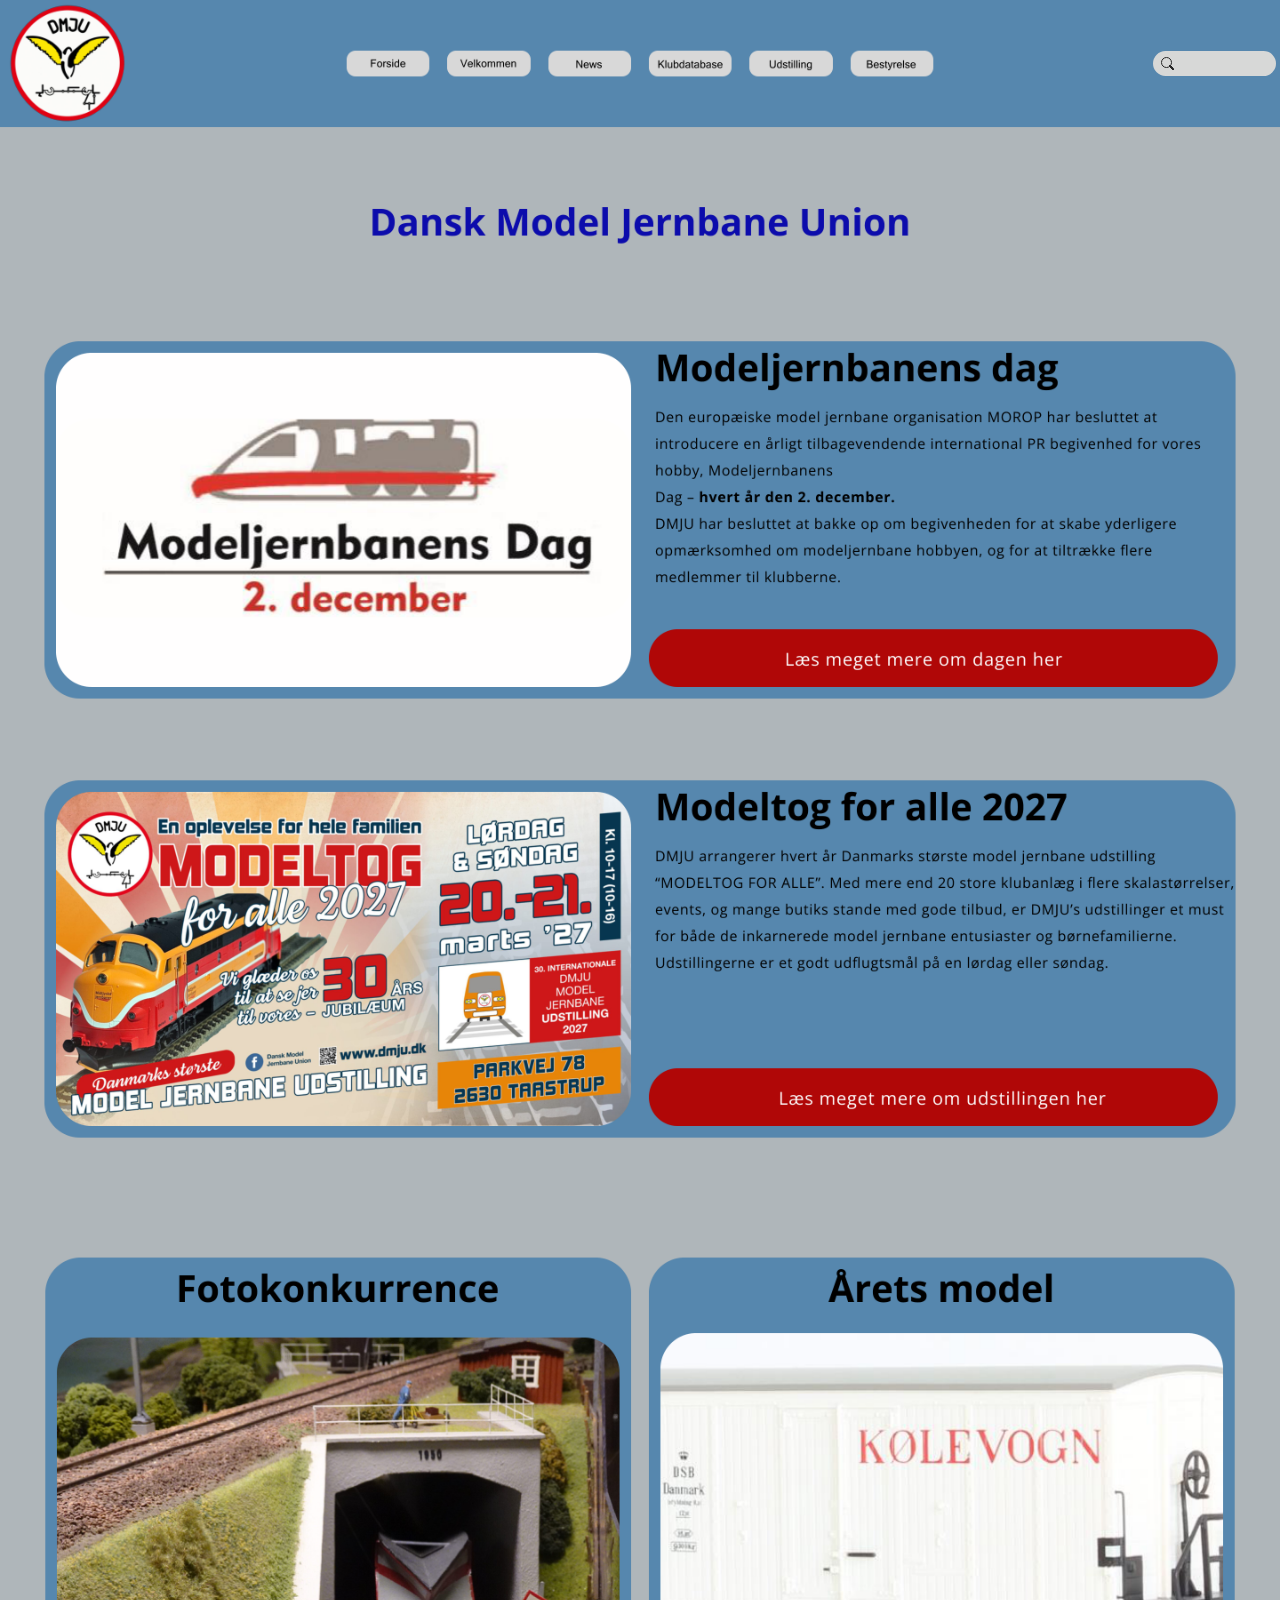
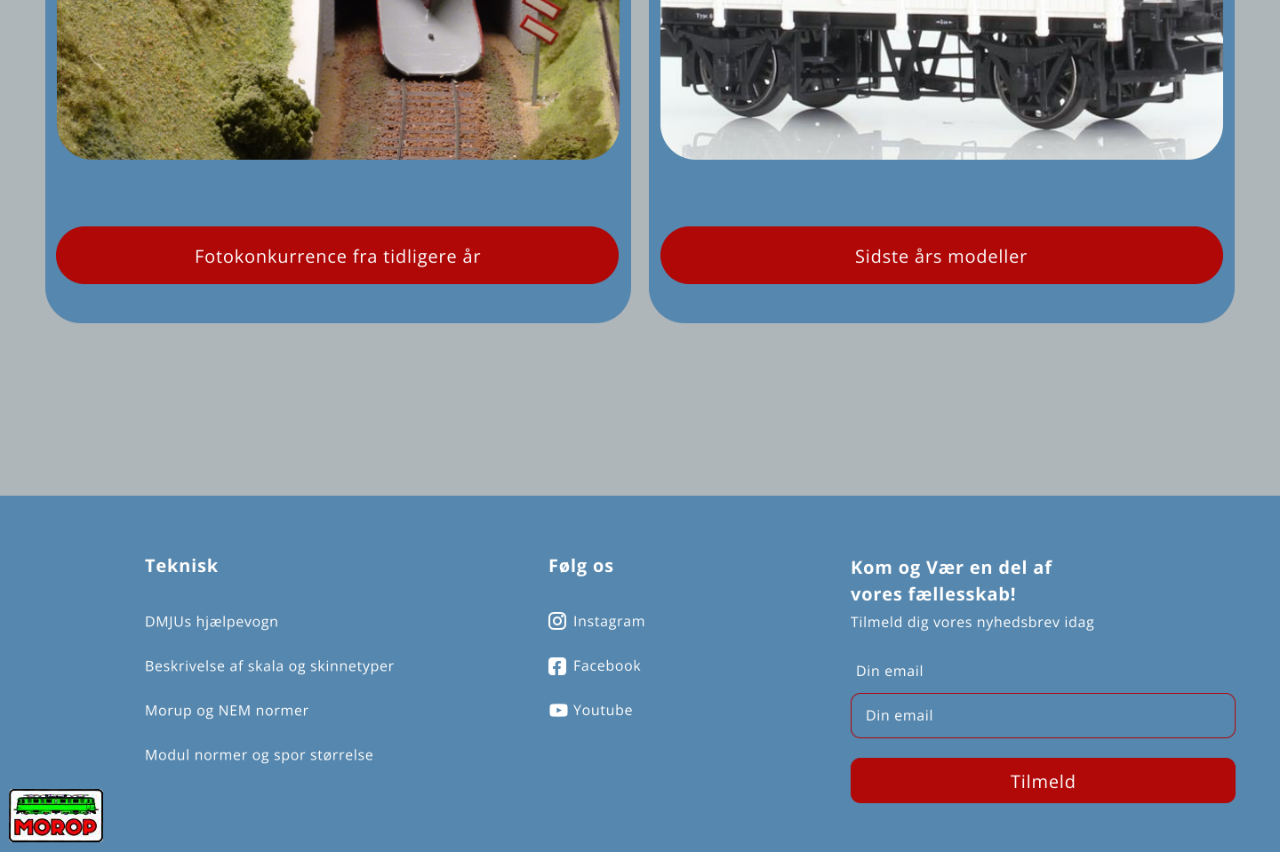
<file: DJMU/index.html>
<!doctype html>
<html lang="da">
<head>
    <meta charset="utf-8">
    <meta name="viewport" content="width=device-width, initial-scale=1">
    <title>Dansk Model Jernbane Union</title>
    <link rel="icon" href="../images/dmju/logo.png">
    <link rel="stylesheet" href="prototype.css">
    <script src="search.js" defer></script>
    <script src="prototype.js" defer></script>
</head>
<body>
<a class="skip-link" href="#indhold">Spring til indhold</a>
<div class="prototype-scroll">
<div class="prototype-stage" style="--page-width: 1440; --page-height: 2759">
    <img class="prototype-art" src="assets/prototype/index.png" width="1440" height="2759" alt="">
    <header class="site-header">
        <a class="hit" style="--x: 6; --y: 5; --w: 132; --h: 132" href="index.html" aria-label="DMJU – forsiden"></a>
        <nav aria-label="Hovedmenu">
            <a class="hit" style="--x: 390; --y: 50; --w: 93; --h: 36" href="index.html" aria-label="Forside" aria-current="page"></a>
            <a class="hit" style="--x: 503; --y: 50; --w: 93; --h: 36" href="velkommen.html" aria-label="Velkommen"></a>
            <a class="hit" style="--x: 616; --y: 50; --w: 93; --h: 36" href="news.html" aria-label="News"></a>
            <a class="hit" style="--x: 729; --y: 50; --w: 93; --h: 36" href="klubdatabase.html" aria-label="Klubdatabase"></a>
            <a class="hit" style="--x: 842; --y: 50; --w: 93; --h: 36" href="udstilling.html" aria-label="Udstilling"></a>
            <a class="hit" style="--x: 955; --y: 50; --w: 93; --h: 36" href="bestyrelse.html" aria-label="Bestyrelse"></a>
        </nav>
        <form class="site-search hit" style="--x: 1297; --y: 57; --w: 138; --h: 28" action="https://dmju.dk/" role="search">
            <label class="sr-only" for="search-input">Søg på hjemmesiden</label>
            <input id="search-input" type="search" name="s" autocomplete="off">
            <div class="search-panel" hidden><p id="search-status" role="status"></p><ul id="search-results"></ul></div>
        </form>
    </header>
    <main id="indhold" tabindex="-1">
        <h1 class="sr-only">Dansk Model Jernbane Union</h1>
        <div class="sr-only prototype-text">
            <p>Forside</p>
            <p>Velkommen</p>
            <p>News</p>
            <p>Klubdatabase</p>
            <p>Udstilling</p>
            <p>Bestyrelse</p>
            <p>Dansk Model Jernbane Union</p>
            <p>Modeljernbanens dag</p>
            <p>Den europæiske model jernbane organisation MOROP har besluttet at</p>
            <p>introducere en årligt tilbagevendende international PR begivenhed for vores</p>
            <p>hobby, Modeljernbanens</p>
            <p>Dag – hvert år den 2. december.</p>
            <p>DMJU har besluttet at bakke op om begivenheden for at skabe yderligere</p>
            <p>opmærksomhed om modeljernbane hobbyen, og for at tiltrække flere</p>
            <p>medlemmer til klubberne.</p>
            <p>Læs meget mere om dagen her</p>
            <p>Modeltog for alle 2027</p>
            <p>DMJU arrangerer hvert år Danmarks største model jernbane udstilling</p>
            <p>“MODELTOG FOR ALLE”. Med mere end 20 store klubanlæg i flere skalastørrelser,</p>
            <p>events, og mange butiks stande med gode tilbud, er DMJU’s udstillinger et must</p>
            <p>for både de inkarnerede model jernbane entusiaster og børnefamilierne.</p>
            <p>Udstillingerne er et godt udflugtsmål på en lørdag eller søndag.</p>
            <p>Læs meget mere om udstillingen her</p>
            <p>Fotokonkurrence</p>
            <p>Årets model</p>
            <p>Fotokonkurrence fra tidligere år</p>
            <p>Sidste års modeller</p>
            <p>Teknisk</p>
            <p>DMJUs hjælpevogn</p>
            <p>Beskrivelse af skala og skinnetyper</p>
            <p>Morup og NEM normer</p>
            <p>Modul normer og spor størrelse</p>
            <p>Følg os</p>
            <p>Instagram</p>
            <p>Facebook</p>
            <p>Youtube</p>
            <p>Kom og Vær en del af</p>
            <p>vores fællesskab!</p>
            <p>Tilmeld dig vores nyhedsbrev idag</p>
            <p>Din email</p>
            <p>Din email</p>
            <p>Tilmeld</p>
        </div>

        <span class="hit anchor" style="--x: 730; --y: 383; --w: 1; --h: 1" id="modeljernbanens-dag"></span><a class="hit" style="--x: 730; --y: 708; --w: 640; --h: 65" href="https://dmju.dk/modeljernbanens-dag/" aria-label="Læs meget mere om dagen her"></a>
        <span class="hit anchor" style="--x: 730; --y: 877; --w: 1; --h: 1" id="modeltog-for-alle"></span><a class="hit" style="--x: 730; --y: 1202; --w: 640; --h: 65" href="https://dmju.dk/udstilling/" aria-label="Læs meget mere om udstillingen her"></a>
        <span class="hit anchor" style="--x: 63; --y: 1430; --w: 1; --h: 1" id="fotokonkurrence"></span><a class="hit" style="--x: 63; --y: 2055; --w: 633; --h: 65" href="https://dmju.dk/fotokonkurrence/" aria-label="Fotokonkurrence fra tidligere år"></a>
        <span class="hit anchor" style="--x: 743; --y: 1430; --w: 1; --h: 1" id="aarets-model"></span><a class="hit" style="--x: 743; --y: 2055; --w: 633; --h: 65" href="https://dmju.dk/aarets-model/" aria-label="Sidste års modeller"></a>


    </main>
    <footer>
        <a class="hit" style="--x: 160; --y: 2491; --w: 380; --h: 25" href="https://dmju.dk/dmjus-hjaelpevogn-2/" aria-label="DMJUs hjælpevogn"></a>
        <a class="hit" style="--x: 160; --y: 2541; --w: 380; --h: 25" href="https://dmju.dk/beskrivelse-af-skala-og-skinnetyper/" aria-label="Beskrivelse af skala og skinnetyper"></a>
        <a class="hit" style="--x: 160; --y: 2591; --w: 380; --h: 25" href="https://dmju.dk/0-morop-og-nem-normer/" aria-label="MOROP og NEM-normer"></a>
        <a class="hit" style="--x: 160; --y: 2641; --w: 380; --h: 25" href="https://dmju.dk/0-modul-normer/" aria-label="Modulnormer og sporstørrelser"></a>
        <a class="hit" style="--x: 614; --y: 2490; --w: 140; --h: 30" href="https://www.instagram.com/danskmodeljernbaneunion/" aria-label="Instagram"></a>
        <a class="hit" style="--x: 614; --y: 2539; --w: 140; --h: 30" href="https://www.facebook.com/dmju.dk" aria-label="Facebook"></a>
        <a class="hit" style="--x: 614; --y: 2589; --w: 140; --h: 30" href="https://www.youtube.com/results?search_query=Dansk+Model+Jernbane+Union" aria-label="YouTube"></a>
        <a class="hit" style="--x: 10; --y: 2687; --w: 108; --h: 62" href="https://www.morop.org/" aria-label="MOROP"></a>
        <form class="newsletter hit" style="--x: 957; --y: 2578; --w: 433; --h: 125">
            <label class="sr-only" for="newsletter-email">Din email</label>
            <input id="newsletter-email" type="email" placeholder=" " autocomplete="email" required>
            <button type="submit" aria-label="Tilmeld"></button>
            <p class="newsletter-status" role="status" hidden></p>
        </form>
    </footer>
</div>
</div>
</body>
</html>
</file>
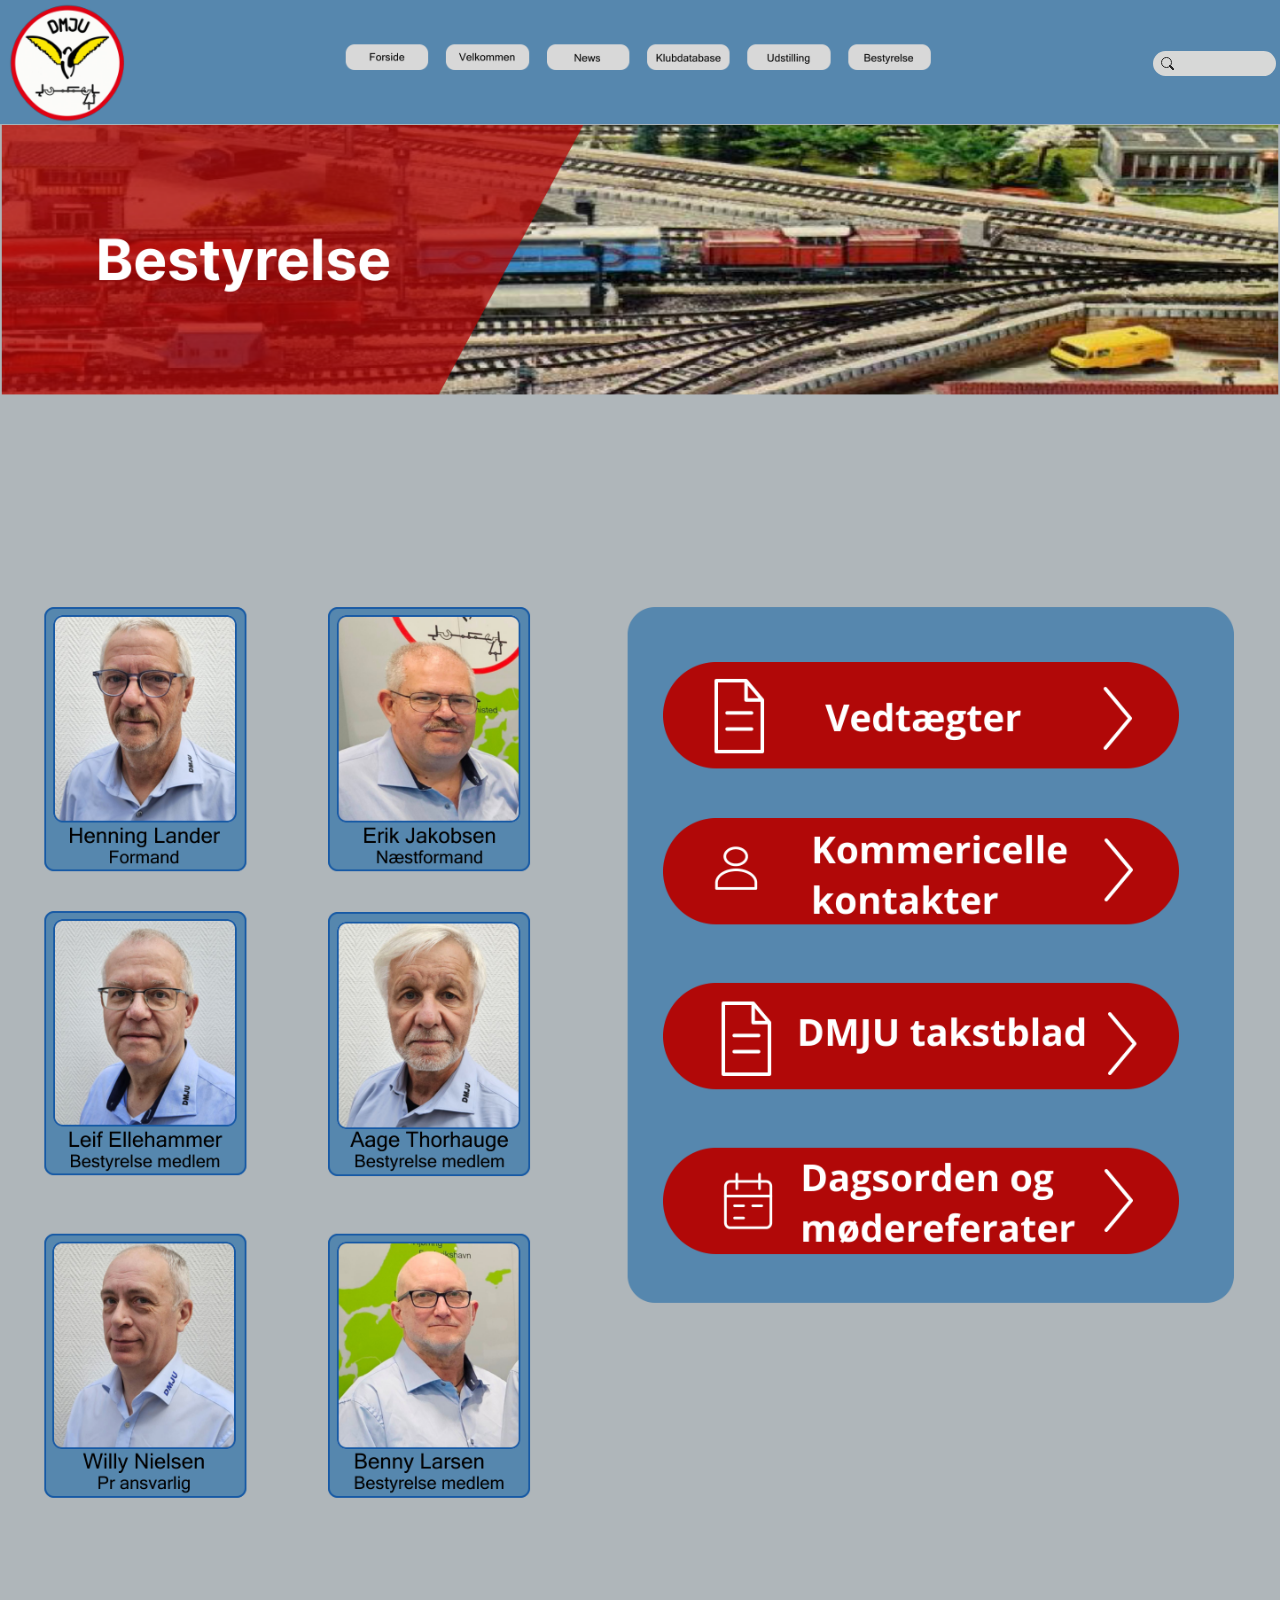
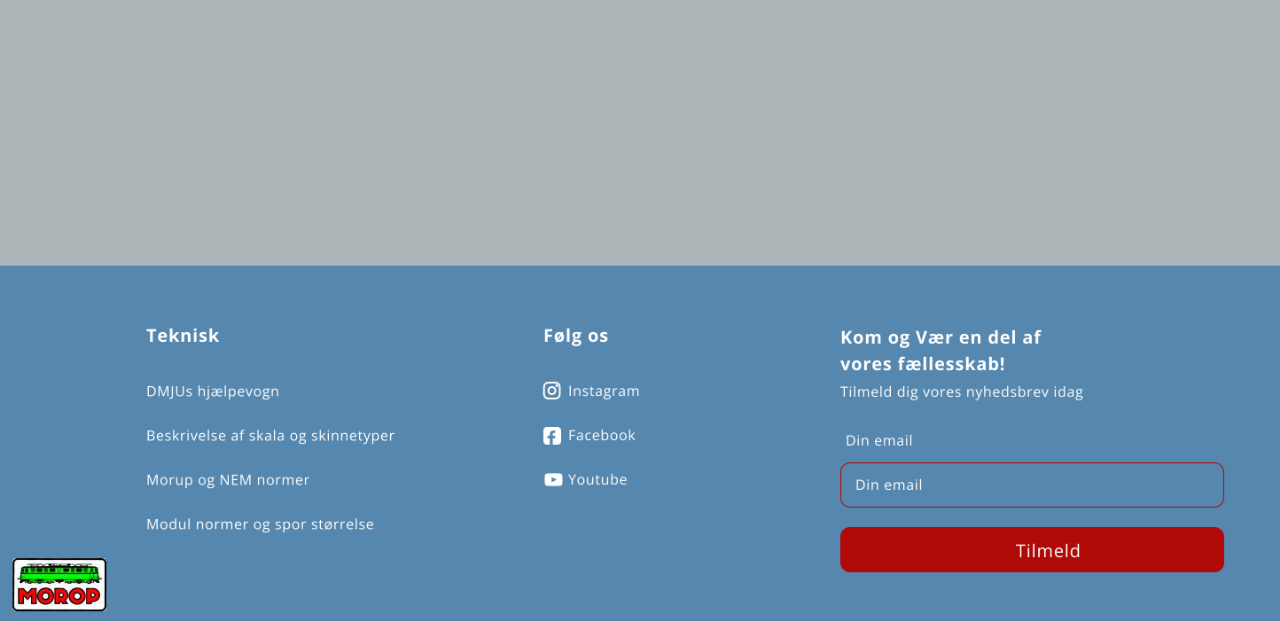
<file: DJMU/bestyrelse.html>
<!doctype html>
<html lang="da">
<head>
    <meta charset="utf-8">
    <meta name="viewport" content="width=device-width, initial-scale=1">
    <title>Bestyrelse | Dansk Model Jernbane Union</title>
    <link rel="icon" href="../images/dmju/logo.png">
    <link rel="stylesheet" href="prototype.css">
    <script src="search.js" defer></script>
    <script src="prototype.js" defer></script>
</head>
<body>
<a class="skip-link" href="#indhold">Spring til indhold</a>
<div class="prototype-scroll">
<div class="prototype-stage" style="--page-width: 1444; --page-height: 2506">
    <img class="prototype-art" src="assets/prototype/bestyrelse.png" width="1444" height="2506" alt="">
    <header class="site-header">
        <a class="hit" style="--x: 6; --y: 5; --w: 132; --h: 132" href="index.html" aria-label="DMJU – forsiden"></a>
        <nav aria-label="Hovedmenu">
            <a class="hit" style="--x: 390; --y: 50; --w: 93; --h: 36" href="index.html" aria-label="Forside"></a>
            <a class="hit" style="--x: 503; --y: 50; --w: 93; --h: 36" href="velkommen.html" aria-label="Velkommen"></a>
            <a class="hit" style="--x: 616; --y: 50; --w: 93; --h: 36" href="news.html" aria-label="News"></a>
            <a class="hit" style="--x: 729; --y: 50; --w: 93; --h: 36" href="klubdatabase.html" aria-label="Klubdatabase"></a>
            <a class="hit" style="--x: 842; --y: 50; --w: 93; --h: 36" href="udstilling.html" aria-label="Udstilling"></a>
            <a class="hit" style="--x: 955; --y: 50; --w: 93; --h: 36" href="bestyrelse.html" aria-label="Bestyrelse" aria-current="page"></a>
        </nav>
        <form class="site-search hit" style="--x: 1297; --y: 57; --w: 138; --h: 28" action="https://dmju.dk/" role="search">
            <label class="sr-only" for="search-input">Søg på hjemmesiden</label>
            <input id="search-input" type="search" name="s" autocomplete="off">
            <div class="search-panel" hidden><p id="search-status" role="status"></p><ul id="search-results"></ul></div>
        </form>
    </header>
    <main id="indhold" tabindex="-1">
        <h1 class="sr-only">Bestyrelse</h1>
        <div class="sr-only prototype-text">
            <p>Forside</p>
            <p>Velkommen</p>
            <p>News</p>
            <p>Klubdatabase</p>
            <p>Udstilling</p>
            <p>Bestyrelse</p>
            <p>Bestyrelse</p>
            <p>Vedtægter</p>
            <p>Henning Lander</p>
            <p>Formand</p>
            <p>Erik Jakobsen</p>
            <p>Næstformand</p>
            <p>Kommericelle</p>
            <p>kontakter</p>
            <p>DMJU takstblad</p>
            <p>Leif Ellehammer</p>
            <p>Bestyrelse medlem</p>
            <p>Aage Thorhauge</p>
            <p>Bestyrelse medlem</p>
            <p>Dagsorden og</p>
            <p>mødereferater</p>
            <p>Willy Nielsen</p>
            <p>Pr ansvarlig</p>
            <p>Benny Larsen</p>
            <p>Bestyrelse medlem</p>
            <p>Teknisk</p>
            <p>DMJUs hjælpevogn</p>
            <p>Beskrivelse af skala og skinnetyper</p>
            <p>Morup og NEM normer</p>
            <p>Modul normer og spor størrelse</p>
            <p>Følg os</p>
            <p>Instagram</p>
            <p>Facebook</p>
            <p>Youtube</p>
            <p>Kom og Vær en del af</p>
            <p>vores fællesskab!</p>
            <p>Tilmeld dig vores nyhedsbrev idag</p>
            <p>Din email</p>
            <p>Din email</p>
            <p>Tilmeld</p>
        </div>

        <a class="hit" style="--x: 745; --y: 745; --w: 585; --h: 122" href="https://dmju.dk/0-vedtaegter/" aria-label="Vedtægter"></a>
        <a class="hit" style="--x: 745; --y: 920; --w: 585; --h: 122" href="https://dmju.dk/kommercielle-kontakter/" aria-label="Kommercielle kontakter"></a>
        <a class="hit" style="--x: 745; --y: 1105; --w: 585; --h: 122" href="https://dmju.dk/dmju-takstblad/" aria-label="DMJU takstblad"></a>
        <a class="hit" style="--x: 745; --y: 1290; --w: 585; --h: 122" href="https://dmju.dk/dmju-info/" aria-label="Dagsorden og mødereferater"></a>


    </main>
    <footer>
        <a class="hit" style="--x: 160; --y: 2238; --w: 380; --h: 25" href="https://dmju.dk/dmjus-hjaelpevogn-2/" aria-label="DMJUs hjælpevogn"></a>
        <a class="hit" style="--x: 160; --y: 2288; --w: 380; --h: 25" href="https://dmju.dk/beskrivelse-af-skala-og-skinnetyper/" aria-label="Beskrivelse af skala og skinnetyper"></a>
        <a class="hit" style="--x: 160; --y: 2338; --w: 380; --h: 25" href="https://dmju.dk/0-morop-og-nem-normer/" aria-label="MOROP og NEM-normer"></a>
        <a class="hit" style="--x: 160; --y: 2388; --w: 380; --h: 25" href="https://dmju.dk/0-modul-normer/" aria-label="Modulnormer og sporstørrelser"></a>
        <a class="hit" style="--x: 606; --y: 2237; --w: 140; --h: 30" href="https://www.instagram.com/danskmodeljernbaneunion/" aria-label="Instagram"></a>
        <a class="hit" style="--x: 606; --y: 2286; --w: 140; --h: 30" href="https://www.facebook.com/dmju.dk" aria-label="Facebook"></a>
        <a class="hit" style="--x: 606; --y: 2336; --w: 140; --h: 30" href="https://www.youtube.com/results?search_query=Dansk+Model+Jernbane+Union" aria-label="YouTube"></a>
        <a class="hit" style="--x: 10; --y: 2434; --w: 108; --h: 62" href="https://www.morop.org/" aria-label="MOROP"></a>
        <form class="newsletter hit" style="--x: 944; --y: 2325; --w: 448; --h: 125">
            <label class="sr-only" for="newsletter-email">Din email</label>
            <input id="newsletter-email" type="email" placeholder=" " autocomplete="email" required>
            <button type="submit" aria-label="Tilmeld"></button>
            <p class="newsletter-status" role="status" hidden></p>
        </form>
    </footer>
</div>
</div>
</body>
</html>
</file>
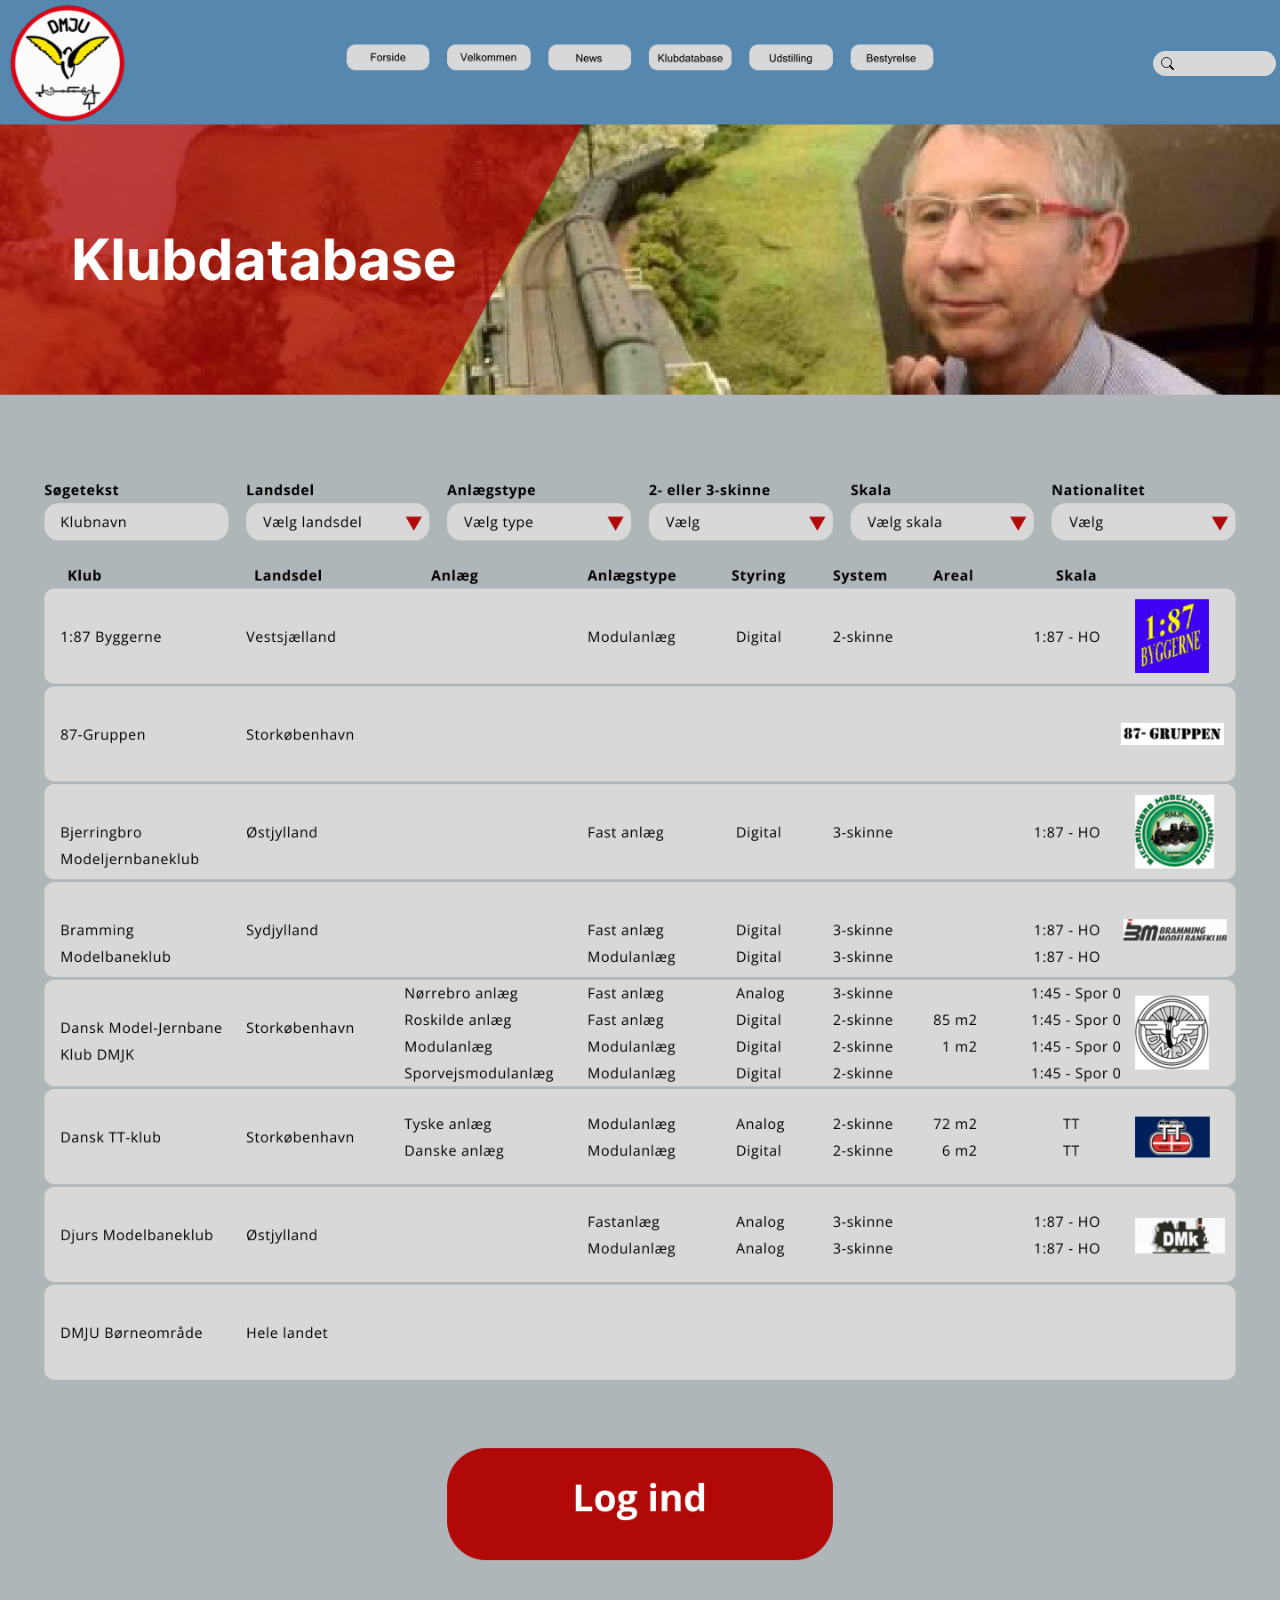
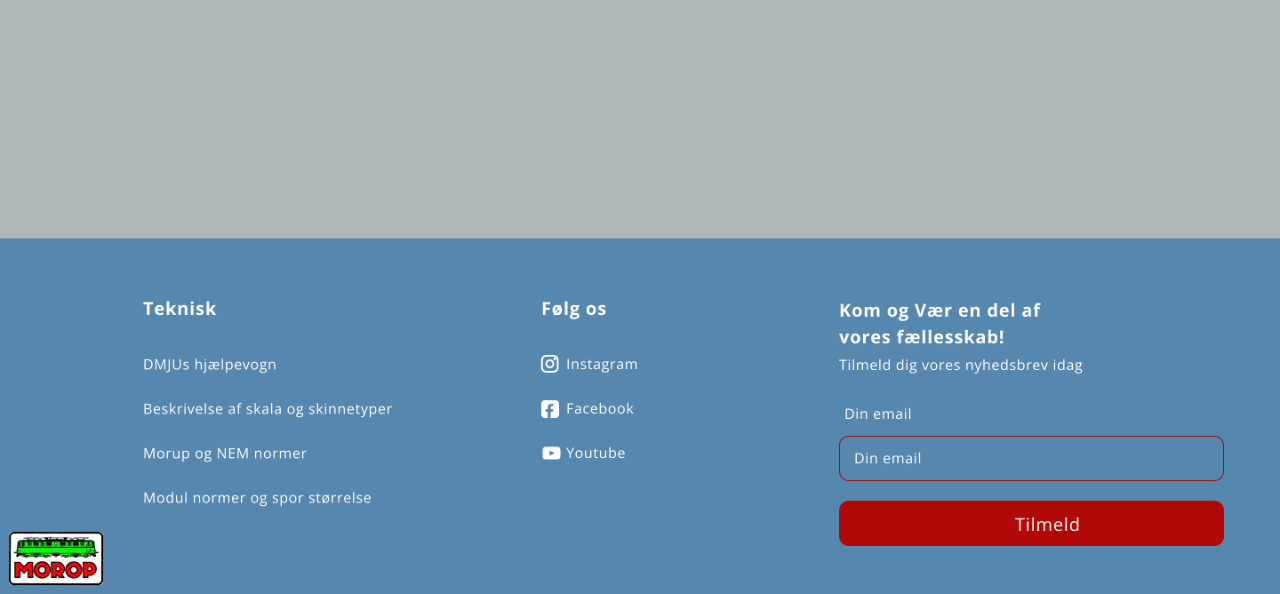
<file: DJMU/klubdatabase.html>
<!doctype html>
<html lang="da">
<head>
    <meta charset="utf-8">
    <meta name="viewport" content="width=device-width, initial-scale=1">
    <title>Klubdatabase | Dansk Model Jernbane Union</title>
    <link rel="icon" href="../images/dmju/logo.png">
    <link rel="stylesheet" href="prototype.css">
    <script src="search.js" defer></script>
    <script src="prototype.js" defer></script>
    <script src="klubdatabase.js" defer></script>
</head>
<body>
<a class="skip-link" href="#indhold">Spring til indhold</a>
<div class="prototype-scroll">
<div class="prototype-stage" style="--page-width: 1440; --page-height: 2468">
    <img class="prototype-art" src="assets/prototype/klubdatabase.png" width="1440" height="2468" alt="">
    <header class="site-header">
        <a class="hit" style="--x: 6; --y: 5; --w: 132; --h: 132" href="index.html" aria-label="DMJU – forsiden"></a>
        <nav aria-label="Hovedmenu">
            <a class="hit" style="--x: 390; --y: 50; --w: 93; --h: 36" href="index.html" aria-label="Forside"></a>
            <a class="hit" style="--x: 503; --y: 50; --w: 93; --h: 36" href="velkommen.html" aria-label="Velkommen"></a>
            <a class="hit" style="--x: 616; --y: 50; --w: 93; --h: 36" href="news.html" aria-label="News"></a>
            <a class="hit" style="--x: 729; --y: 50; --w: 93; --h: 36" href="klubdatabase.html" aria-label="Klubdatabase" aria-current="page"></a>
            <a class="hit" style="--x: 842; --y: 50; --w: 93; --h: 36" href="udstilling.html" aria-label="Udstilling"></a>
            <a class="hit" style="--x: 955; --y: 50; --w: 93; --h: 36" href="bestyrelse.html" aria-label="Bestyrelse"></a>
        </nav>
        <form class="site-search hit" style="--x: 1297; --y: 57; --w: 138; --h: 28" action="https://dmju.dk/" role="search">
            <label class="sr-only" for="search-input">Søg på hjemmesiden</label>
            <input id="search-input" type="search" name="s" autocomplete="off">
            <div class="search-panel" hidden><p id="search-status" role="status"></p><ul id="search-results"></ul></div>
        </form>
    </header>
    <main id="indhold" tabindex="-1">
        <h1 class="sr-only">Klubdatabase</h1>
        <div class="sr-only prototype-text">
            <p>Forside</p>
            <p>Velkommen</p>
            <p>News</p>
            <p>Klubdatabase</p>
            <p>Udstilling</p>
            <p>Bestyrelse</p>
            <p>Klubdatabase</p>
            <p>Søgetekst</p>
            <p>Klubnavn</p>
            <p>Klub</p>
            <p>1:87 Byggerne</p>
            <p>Landsdel</p>
            <p>Vælg landsdel</p>
            <p>Landsdel</p>
            <p>Vestsjælland</p>
            <p>Anlægstype</p>
            <p>Vælg type</p>
            <p>Anlæg</p>
            <p>2- eller 3-skinne</p>
            <p>Vælg</p>
            <p>Anlægstype</p>
            <p>Styring</p>
            <p>Modulanlæg</p>
            <p>Digital</p>
            <p>Skala</p>
            <p>Vælg skala</p>
            <p>System</p>
            <p>Areal</p>
            <p>2-skinne</p>
            <p>Nationalitet</p>
            <p>Vælg</p>
            <p>Skala</p>
            <p>1:87 - HO</p>
            <p>87-Gruppen</p>
            <p>Storkøbenhavn</p>
            <p>Bjerringbro</p>
            <p>Modeljernbaneklub</p>
            <p>Østjylland</p>
            <p>Fast anlæg</p>
            <p>Digital</p>
            <p>3-skinne</p>
            <p>1:87 - HO</p>
            <p>Bramming</p>
            <p>Modelbaneklub</p>
            <p>Dansk Model-Jernbane</p>
            <p>Klub DMJK</p>
            <p>Storkøbenhavn</p>
            <p>Dansk TT-klub</p>
            <p>Sydjylland</p>
            <p>Storkøbenhavn</p>
            <p>Nørrebro anlæg</p>
            <p>Roskilde anlæg</p>
            <p>Modulanlæg</p>
            <p>Sporvejsmodulanlæg</p>
            <p>Tyske anlæg</p>
            <p>Danske anlæg</p>
            <p>Fast anlæg</p>
            <p>Modulanlæg</p>
            <p>Fast anlæg</p>
            <p>Fast anlæg</p>
            <p>Modulanlæg</p>
            <p>Modulanlæg</p>
            <p>Modulanlæg</p>
            <p>Modulanlæg</p>
            <p>Digital</p>
            <p>Digital</p>
            <p>Analog</p>
            <p>Digital</p>
            <p>Digital</p>
            <p>Digital</p>
            <p>Analog</p>
            <p>Digital</p>
            <p>3-skinne</p>
            <p>3-skinne</p>
            <p>3-skinne</p>
            <p>2-skinne</p>
            <p>2-skinne</p>
            <p>2-skinne</p>
            <p>85 m2</p>
            <p>1 m2</p>
            <p>2-skinne</p>
            <p>2-skinne</p>
            <p>72 m2</p>
            <p>6 m2</p>
            <p>1:87 - HO</p>
            <p>1:87 - HO</p>
            <p>1:45 - Spor 0</p>
            <p>1:45 - Spor 0</p>
            <p>1:45 - Spor 0</p>
            <p>1:45 - Spor 0</p>
            <p>TT</p>
            <p>TT</p>
            <p>Djurs Modelbaneklub</p>
            <p>Østjylland</p>
            <p>Fastanlæg</p>
            <p>Modulanlæg</p>
            <p>Analog</p>
            <p>Analog</p>
            <p>3-skinne</p>
            <p>3-skinne</p>
            <p>1:87 - HO</p>
            <p>1:87 - HO</p>
            <p>DMJU Børneområde</p>
            <p>Hele landet</p>
            <p>Log ind</p>
            <p>Teknisk</p>
            <p>DMJUs hjælpevogn</p>
            <p>Beskrivelse af skala og skinnetyper</p>
            <p>Morup og NEM normer</p>
            <p>Modul normer og spor størrelse</p>
            <p>Følg os</p>
            <p>Instagram</p>
            <p>Facebook</p>
            <p>Youtube</p>
            <p>Kom og Vær en del af</p>
            <p>vores fællesskab!</p>
            <p>Tilmeld dig vores nyhedsbrev idag</p>
            <p>Din email</p>
            <p>Din email</p>
            <p>Tilmeld</p>
        </div>

        <a class="hit" style="--x: 503; --y: 1629; --w: 435; --h: 125" href="login.html" aria-label="Log ind"></a>
        <div class="club-filter-overlay hit" style="--x: 49; --y: 535; --w: 1342; --h: 80"><div class="club-filters" role="search" aria-label="Filtrér klubber">
        <label>Søgetekst<input type="search" id="club-name" placeholder="Klubnavn"></label>
        <label>Landsdel<select data-filter="1"><option value="">Alle</option><option>Vestsjælland</option><option>Storkøbenhavn</option><option>Østjylland</option><option>Sydjylland</option><option>Hele landet</option></select></label>
        <label>Anlægstype<select data-filter="3"><option value="">Alle</option><option>Fast anlæg</option><option>Modulanlæg</option></select></label>
        <label>2- eller 3-skinne<select data-filter="5"><option value="">Alle</option><option>2-skinne</option><option>3-skinne</option></select></label>
        <label>Skala<select data-filter="7"><option value="">Alle</option><option>1:87 – H0</option><option>1:45 – Spor 0</option><option>TT</option></select></label>
        <label>Nationalitet<select data-filter="country"><option value="">Alle</option><option>Dansk</option><option>Tysk</option></select></label>
    </div></div>
        <div class="club-results hit" style="--x: 49; --y: 626; --w: 1342; --h: 935" hidden><div class="table-scroll" tabindex="0" role="region" aria-label="Kluboversigt">
        <table class="club-table">
            <caption class="sr-only">Klubber i prototypen</caption>
            <thead><tr><th scope="col">Klub</th><th scope="col">Landsdel</th><th scope="col">Anlæg</th><th scope="col">Anlægstype</th><th scope="col">Styring</th><th scope="col">System</th><th scope="col">Areal</th><th scope="col">Skala</th><th scope="col"><span class="sr-only">Logo</span></th></tr></thead>
            <tbody>
                <tr data-country=""><td>1:87 Byggerne</td><td>Vestsjælland</td><td></td><td>Modulanlæg</td><td>Digital</td><td>2-skinne</td><td></td><td>1:87 – H0</td><td><img src="assets/byggerne.jpg" alt=""></td></tr>
                <tr data-country=""><td>87-Gruppen</td><td>Storkøbenhavn</td><td></td><td></td><td></td><td></td><td></td><td></td><td><img src="assets/87-gruppen.jpg" alt=""></td></tr>
                <tr data-country=""><td>Bjerringbro Modeljernbaneklub</td><td>Østjylland</td><td></td><td>Fast anlæg</td><td>Digital</td><td>3-skinne</td><td></td><td>1:87 – H0</td><td><img src="assets/bjerringbro.jpg" alt=""></td></tr>
                <tr data-country=""><td>Bramming Modelbaneklub</td><td>Sydjylland</td><td></td><td>Fast anlæg<br>Modulanlæg</td><td>Digital</td><td>3-skinne</td><td></td><td>1:87 – H0</td><td><img src="assets/bramming.jpg" alt=""></td></tr>
                <tr data-country=""><td>Dansk Model-Jernbane Klub DMJK</td><td>Storkøbenhavn</td><td>Nørrebro anlæg<br>Roskilde anlæg<br>Modulanlæg<br>Sporvejsmodulanlæg</td><td>Fast anlæg<br>Modulanlæg</td><td>Analog<br>Digital</td><td>3-skinne<br>2-skinne</td><td>85 m²<br>1 m²</td><td>1:45 – Spor 0</td><td><img src="assets/dmjk.jpg" alt=""></td></tr>
                <tr data-country="Tysk|Dansk"><td>Dansk TT-klub</td><td>Storkøbenhavn</td><td>Tyske anlæg<br>Danske anlæg</td><td>Modulanlæg</td><td>Analog<br>Digital</td><td>2-skinne</td><td>72 m²<br>6 m²</td><td>TT</td><td><img src="assets/dansk-tt.jpg" alt=""></td></tr>
                <tr data-country=""><td>Djurs Modelbaneklub</td><td>Østjylland</td><td></td><td>Fast anlæg<br>Modulanlæg</td><td>Analog</td><td>3-skinne</td><td></td><td>1:87 – H0</td><td><img src="assets/djurs.jpg" alt=""></td></tr>
                <tr data-country=""><td>DMJU Børneområde</td><td>Hele landet</td><td></td><td></td><td></td><td></td><td></td><td></td><td></td></tr>
            </tbody>
        </table>
    </div>
    <p id="club-status" role="status"></p></div>

    </main>
    <footer>
        <a class="hit" style="--x: 160; --y: 2201; --w: 380; --h: 25" href="https://dmju.dk/dmjus-hjaelpevogn-2/" aria-label="DMJUs hjælpevogn"></a>
        <a class="hit" style="--x: 160; --y: 2251; --w: 380; --h: 25" href="https://dmju.dk/beskrivelse-af-skala-og-skinnetyper/" aria-label="Beskrivelse af skala og skinnetyper"></a>
        <a class="hit" style="--x: 160; --y: 2301; --w: 380; --h: 25" href="https://dmju.dk/0-morop-og-nem-normer/" aria-label="MOROP og NEM-normer"></a>
        <a class="hit" style="--x: 160; --y: 2351; --w: 380; --h: 25" href="https://dmju.dk/0-modul-normer/" aria-label="Modulnormer og sporstørrelser"></a>
        <a class="hit" style="--x: 606; --y: 2200; --w: 140; --h: 30" href="https://www.instagram.com/danskmodeljernbaneunion/" aria-label="Instagram"></a>
        <a class="hit" style="--x: 606; --y: 2249; --w: 140; --h: 30" href="https://www.facebook.com/dmju.dk" aria-label="Facebook"></a>
        <a class="hit" style="--x: 606; --y: 2299; --w: 140; --h: 30" href="https://www.youtube.com/results?search_query=Dansk+Model+Jernbane+Union" aria-label="YouTube"></a>
        <a class="hit" style="--x: 10; --y: 2397; --w: 108; --h: 62" href="https://www.morop.org/" aria-label="MOROP"></a>
        <form class="newsletter hit" style="--x: 944; --y: 2288; --w: 448; --h: 125">
            <label class="sr-only" for="newsletter-email">Din email</label>
            <input id="newsletter-email" type="email" placeholder=" " autocomplete="email" required>
            <button type="submit" aria-label="Tilmeld"></button>
            <p class="newsletter-status" role="status" hidden></p>
        </form>
    </footer>
</div>
</div>
</body>
</html>
</file>
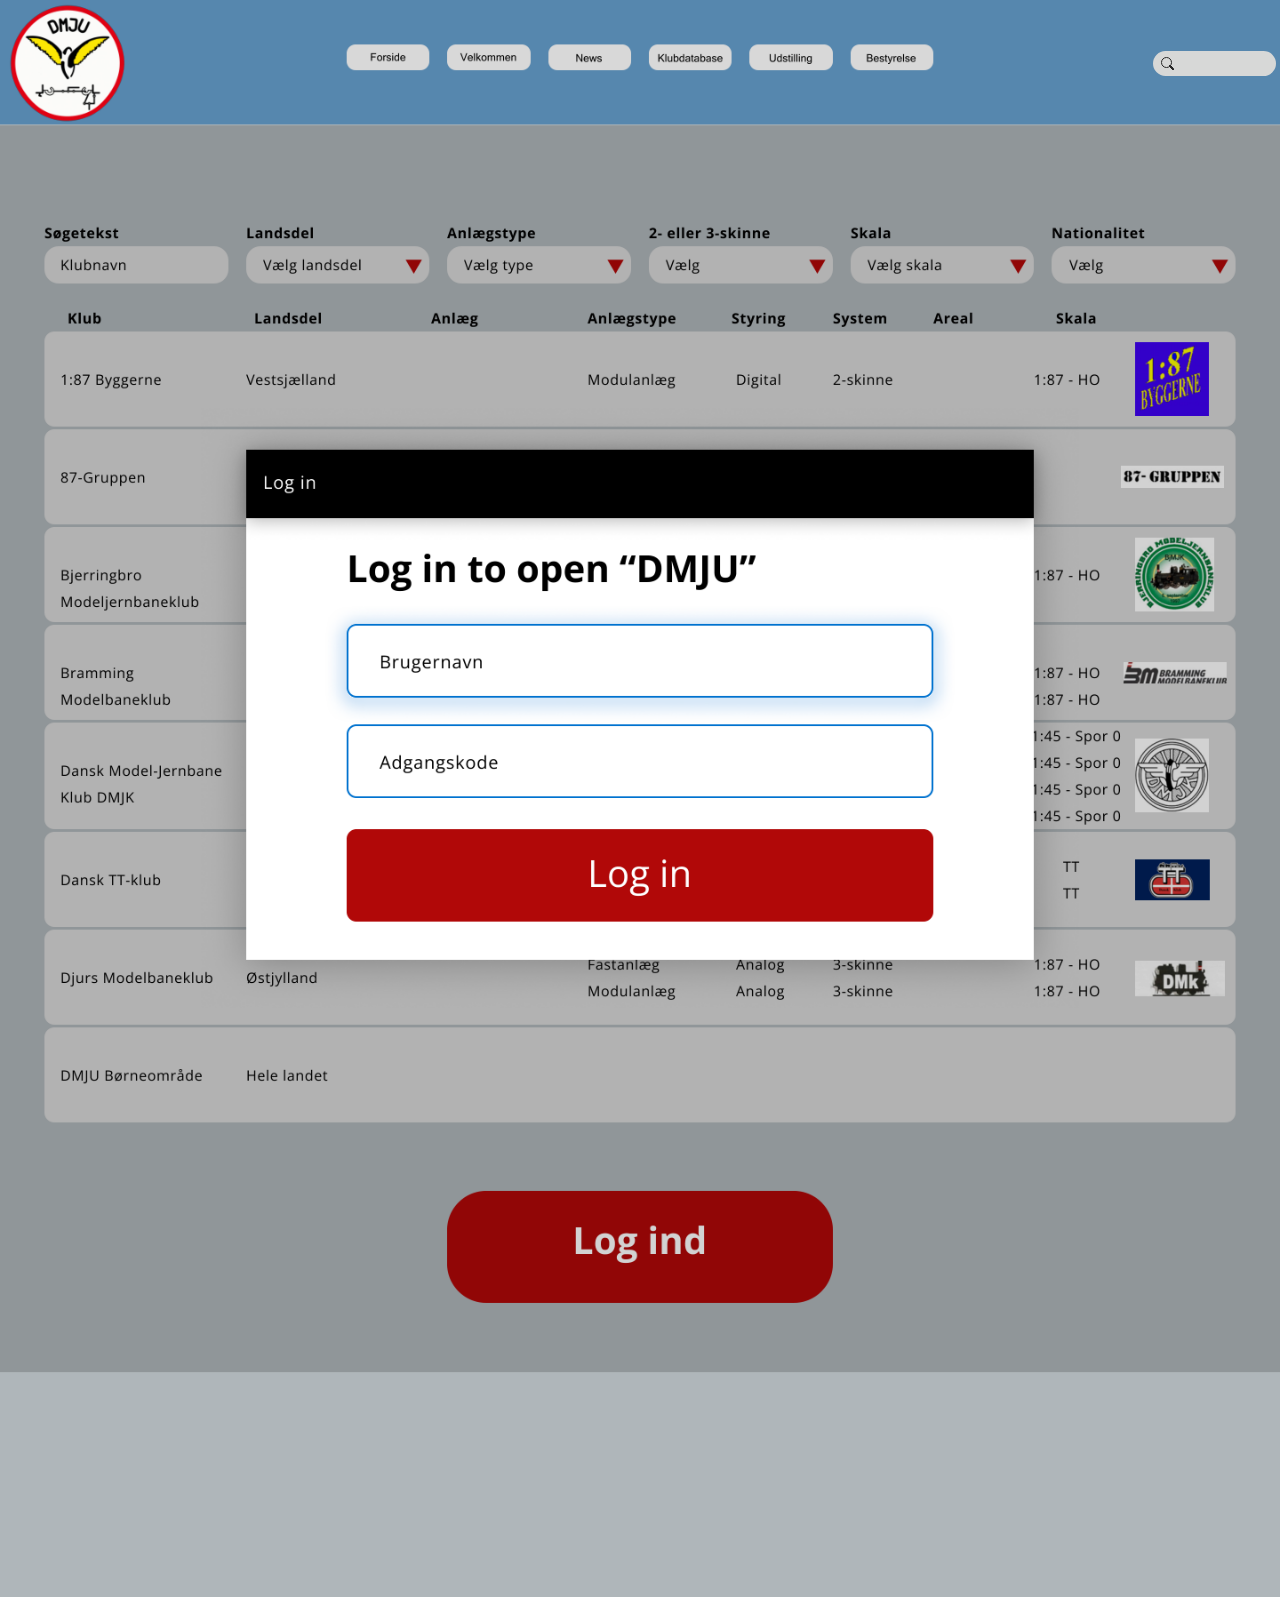
<file: DJMU/login.html>
<!doctype html>
<html lang="da">
<head>
    <meta charset="utf-8">
    <meta name="viewport" content="width=device-width, initial-scale=1">
    <title>Log ind | Dansk Model Jernbane Union</title>
    <link rel="icon" href="../images/dmju/logo.png">
    <link rel="stylesheet" href="prototype.css">
    <script src="search.js" defer></script>
    <script src="prototype.js" defer></script>
</head>
<body>
<a class="skip-link" href="#indhold">Spring til indhold</a>
<div class="prototype-scroll">
<div class="prototype-stage" style="--page-width: 1440; --page-height: 1797">
    <img class="prototype-art" src="assets/prototype/login.png" width="1440" height="1797" alt="">
    <header class="site-header">
        <a class="hit" style="--x: 6; --y: 5; --w: 132; --h: 132" href="index.html" aria-label="DMJU – forsiden"></a>
        <nav aria-label="Hovedmenu">
            <a class="hit" style="--x: 390; --y: 50; --w: 93; --h: 36" href="index.html" aria-label="Forside"></a>
            <a class="hit" style="--x: 503; --y: 50; --w: 93; --h: 36" href="velkommen.html" aria-label="Velkommen"></a>
            <a class="hit" style="--x: 616; --y: 50; --w: 93; --h: 36" href="news.html" aria-label="News"></a>
            <a class="hit" style="--x: 729; --y: 50; --w: 93; --h: 36" href="klubdatabase.html" aria-label="Klubdatabase" aria-current="page"></a>
            <a class="hit" style="--x: 842; --y: 50; --w: 93; --h: 36" href="udstilling.html" aria-label="Udstilling"></a>
            <a class="hit" style="--x: 955; --y: 50; --w: 93; --h: 36" href="bestyrelse.html" aria-label="Bestyrelse"></a>
        </nav>
        <form class="site-search hit" style="--x: 1297; --y: 57; --w: 138; --h: 28" action="https://dmju.dk/" role="search">
            <label class="sr-only" for="search-input">Søg på hjemmesiden</label>
            <input id="search-input" type="search" name="s" autocomplete="off">
            <div class="search-panel" hidden><p id="search-status" role="status"></p><ul id="search-results"></ul></div>
        </form>
    </header>
    <main id="indhold" tabindex="-1">
        <h1 class="sr-only">Log ind</h1>
        <div class="sr-only prototype-text">
            <p>Forside</p>
            <p>Velkommen</p>
            <p>News</p>
            <p>Klubdatabase</p>
            <p>Udstilling</p>
            <p>Bestyrelse</p>
            <p>Søgetekst</p>
            <p>Klubnavn</p>
            <p>Klub</p>
            <p>1:87 Byggerne</p>
            <p>Landsdel</p>
            <p>Vælg landsdel</p>
            <p>Landsdel</p>
            <p>Vestsjælland</p>
            <p>Anlægstype</p>
            <p>Vælg type</p>
            <p>Anlæg</p>
            <p>2- eller 3-skinne</p>
            <p>Vælg</p>
            <p>Anlægstype</p>
            <p>Styring</p>
            <p>Modulanlæg</p>
            <p>Digital</p>
            <p>Skala</p>
            <p>Vælg skala</p>
            <p>System</p>
            <p>Areal</p>
            <p>2-skinne</p>
            <p>Nationalitet</p>
            <p>Vælg</p>
            <p>Skala</p>
            <p>1:87 - HO</p>
            <p>87-Gruppen</p>
            <p>Storkøbenhavn</p>
            <p>Log in</p>
            <p>Bjerringbro</p>
            <p>Modeljernbaneklub</p>
            <p>Østjylland Log in to open “DMJU”</p>
            <p>Fast anlæg</p>
            <p>Digital</p>
            <p>3-skinne</p>
            <p>1:87 - HO</p>
            <p>Bramming</p>
            <p>Modelbaneklub</p>
            <p>Dansk Model-Jernbane</p>
            <p>Klub DMJK</p>
            <p>Storkøbenhavn</p>
            <p>Dansk TT-klub</p>
            <p>Sydjylland</p>
            <p>Storkøbenhavn</p>
            <p>Brugernavn</p>
            <p>Adgangskode</p>
            <p>Nørrebro anlæg</p>
            <p>Roskilde anlæg</p>
            <p>Modulanlæg</p>
            <p>Sporvejsmodulanlæg</p>
            <p>Tyske anlæg</p>
            <p>Danske anlæg</p>
            <p>Fast anlæg</p>
            <p>Modulanlæg</p>
            <p>Fast anlæg</p>
            <p>Fast anlæg</p>
            <p>Modulanlæg</p>
            <p>Modulanlæg</p>
            <p>Log in</p>
            <p>Modulanlæg</p>
            <p>Modulanlæg</p>
            <p>Digital</p>
            <p>Digital</p>
            <p>Analog</p>
            <p>Digital</p>
            <p>Digital</p>
            <p>Digital</p>
            <p>Analog</p>
            <p>Digital</p>
            <p>3-skinne</p>
            <p>3-skinne</p>
            <p>3-skinne</p>
            <p>2-skinne</p>
            <p>2-skinne</p>
            <p>2-skinne</p>
            <p>85 m2</p>
            <p>1 m2</p>
            <p>2-skinne</p>
            <p>2-skinne</p>
            <p>72 m2</p>
            <p>6 m2</p>
            <p>1:87 - HO</p>
            <p>1:87 - HO</p>
            <p>1:45 - Spor 0</p>
            <p>1:45 - Spor 0</p>
            <p>1:45 - Spor 0</p>
            <p>1:45 - Spor 0</p>
            <p>TT</p>
            <p>TT</p>
            <p>Djurs Modelbaneklub</p>
            <p>Østjylland</p>
            <p>Fastanlæg</p>
            <p>Modulanlæg</p>
            <p>Analog</p>
            <p>Analog</p>
            <p>3-skinne</p>
            <p>3-skinne</p>
            <p>1:87 - HO</p>
            <p>1:87 - HO</p>
            <p>DMJU Børneområde</p>
            <p>Hele landet</p>
            <p>Log ind</p>
        </div>



        <section aria-label="Log in to open DMJU">
            <a class="hit" style="--x: 390; --y: 700; --w: 660; --h: 85" href="https://db.olsenmultimedia.dk/fmi/webd/dmju" aria-label="Brugernavn – åbn DMJUs login"></a>
            <a class="hit" style="--x: 390; --y: 814; --w: 660; --h: 85" href="https://db.olsenmultimedia.dk/fmi/webd/dmju" aria-label="Adgangskode – åbn DMJUs login"></a>
            <a class="hit" style="--x: 390; --y: 933; --w: 660; --h: 104" href="https://db.olsenmultimedia.dk/fmi/webd/dmju" aria-label="Log in hos DMJU"></a>
        </section>
    </main>

</div>
</div>
</body>
</html>
</file>
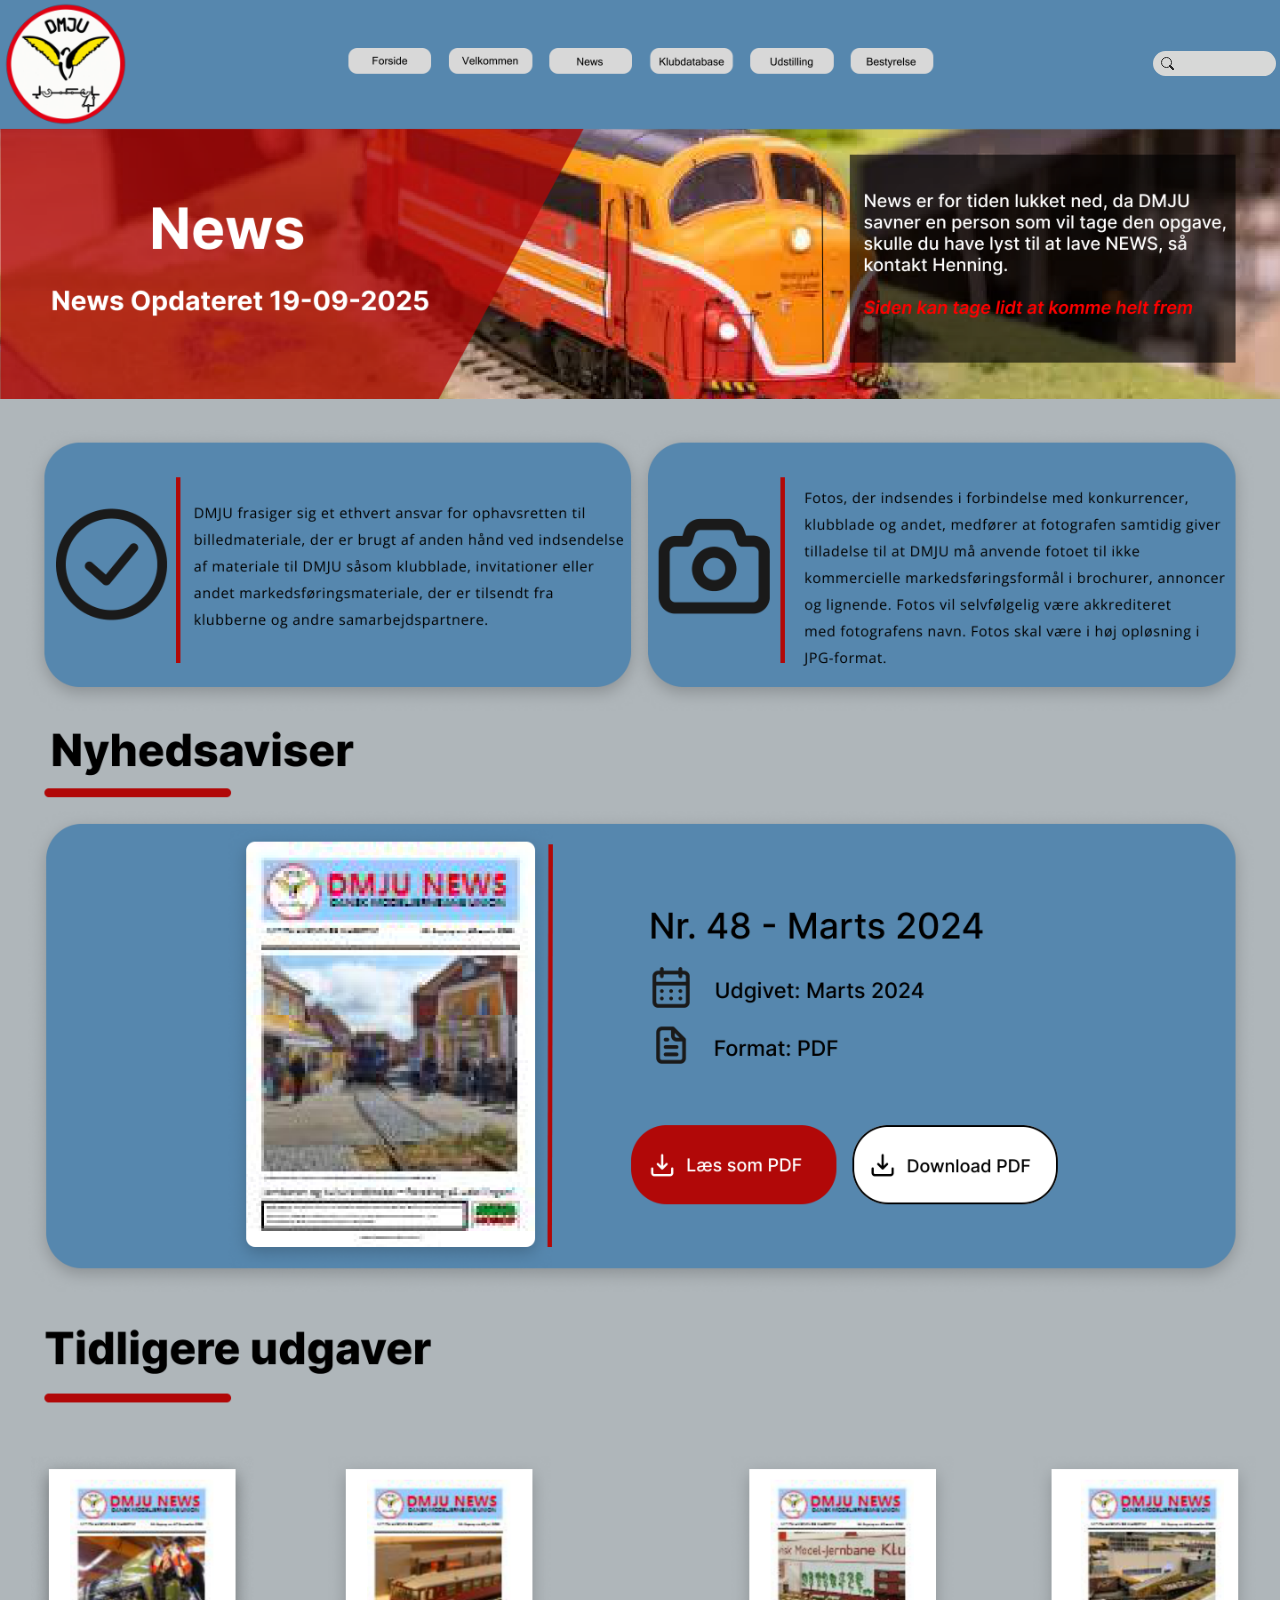
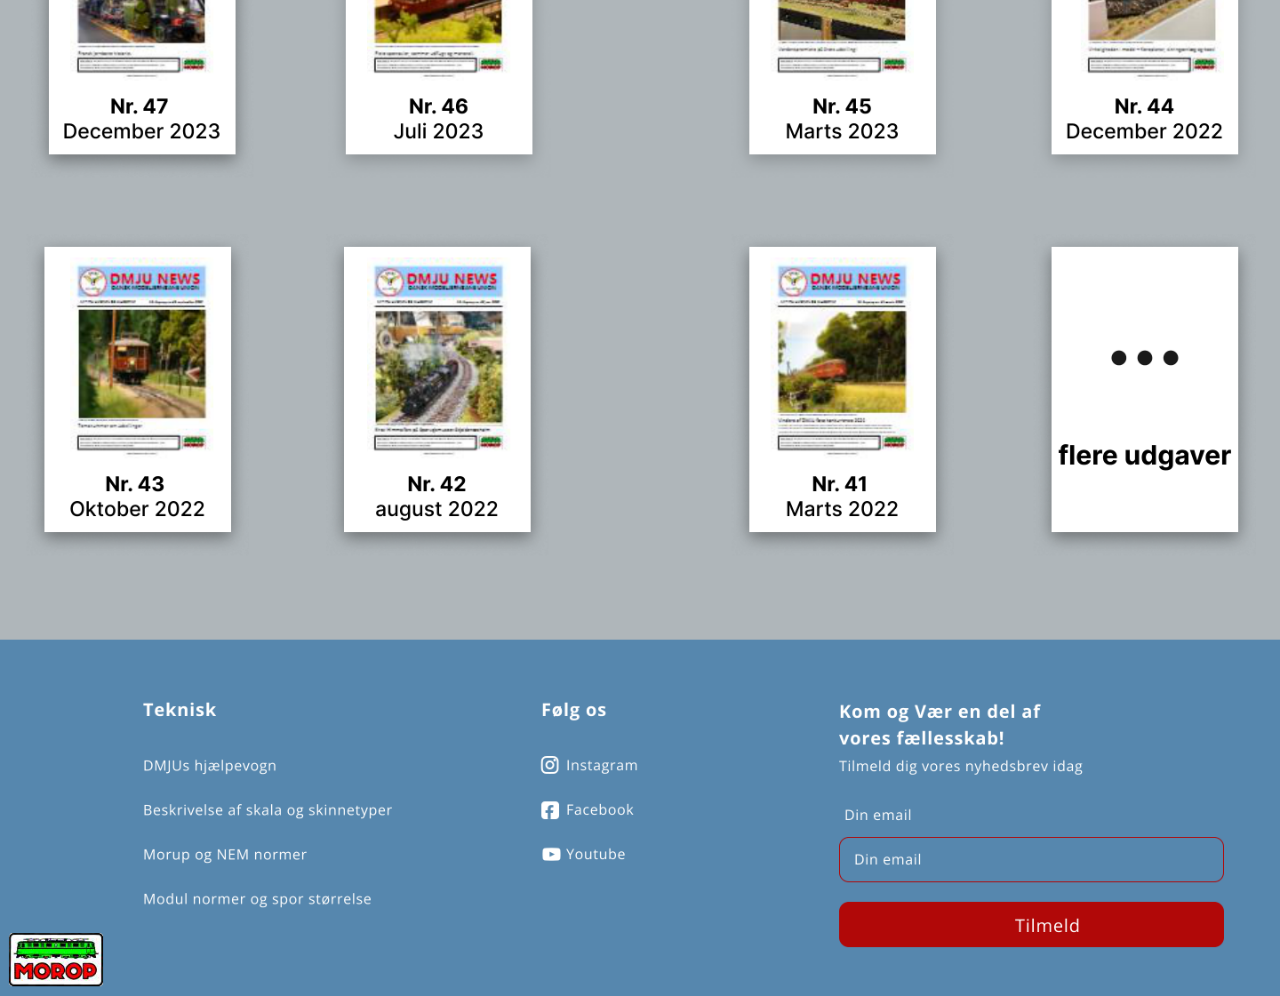
<file: DJMU/news.html>
<!doctype html>
<html lang="da">
<head>
    <meta charset="utf-8">
    <meta name="viewport" content="width=device-width, initial-scale=1">
    <title>News | Dansk Model Jernbane Union</title>
    <link rel="icon" href="../images/dmju/logo.png">
    <link rel="stylesheet" href="prototype.css">
    <script src="search.js" defer></script>
    <script src="prototype.js" defer></script>
</head>
<body>
<a class="skip-link" href="#indhold">Spring til indhold</a>
<div class="prototype-scroll">
<div class="prototype-stage" style="--page-width: 1440; --page-height: 2921">
    <img class="prototype-art" src="assets/prototype/news.png" width="1440" height="2921" alt="">
    <header class="site-header">
        <a class="hit" style="--x: 6; --y: 5; --w: 132; --h: 132" href="index.html" aria-label="DMJU – forsiden"></a>
        <nav aria-label="Hovedmenu">
            <a class="hit" style="--x: 390; --y: 55; --w: 93; --h: 36" href="index.html" aria-label="Forside"></a>
            <a class="hit" style="--x: 503; --y: 55; --w: 93; --h: 36" href="velkommen.html" aria-label="Velkommen"></a>
            <a class="hit" style="--x: 616; --y: 55; --w: 93; --h: 36" href="news.html" aria-label="News" aria-current="page"></a>
            <a class="hit" style="--x: 729; --y: 55; --w: 93; --h: 36" href="klubdatabase.html" aria-label="Klubdatabase"></a>
            <a class="hit" style="--x: 842; --y: 55; --w: 93; --h: 36" href="udstilling.html" aria-label="Udstilling"></a>
            <a class="hit" style="--x: 955; --y: 55; --w: 93; --h: 36" href="bestyrelse.html" aria-label="Bestyrelse"></a>
        </nav>
        <form class="site-search hit" style="--x: 1297; --y: 57; --w: 138; --h: 28" action="https://dmju.dk/" role="search">
            <label class="sr-only" for="search-input">Søg på hjemmesiden</label>
            <input id="search-input" type="search" name="s" autocomplete="off">
            <div class="search-panel" hidden><p id="search-status" role="status"></p><ul id="search-results"></ul></div>
        </form>
    </header>
    <main id="indhold" tabindex="-1">
        <h1 class="sr-only">News</h1>
        <div class="sr-only prototype-text">
            <p>Forside</p>
            <p>Velkommen</p>
            <p>News</p>
            <p>Klubdatabase</p>
            <p>Udstilling</p>
            <p>Bestyrelse</p>
            <p>News</p>
            <p>News Opdateret 19-09-2025</p>
            <p>News er for tiden lukket ned, da DMJU</p>
            <p>savner en person som vil tage den opgave,</p>
            <p>skulle du have lyst til at lave NEWS, så</p>
            <p>kontakt Henning.</p>
            <p>Siden kan tage lidt at komme helt frem</p>
            <p>DMJU frasiger sig et ethvert ansvar for ophavsretten til</p>
            <p>billedmateriale, der er brugt af anden hånd ved indsendelse</p>
            <p>af materiale til DMJU såsom klubblade, invitationer eller</p>
            <p>andet markedsføringsmateriale, der er tilsendt fra</p>
            <p>klubberne og andre samarbejdspartnere.</p>
            <p>Fotos, der indsendes i forbindelse med konkurrencer,</p>
            <p>klubblade og andet, medfører at fotografen samtidig giver</p>
            <p>tilladelse til at DMJU må anvende fotoet til ikke</p>
            <p>kommercielle markedsføringsformål i brochurer, annoncer</p>
            <p>og lignende. Fotos vil selvfølgelig være akkrediteret</p>
            <p>med fotografens navn. Fotos skal være i høj opløsning i</p>
            <p>JPG-format.</p>
            <p>Nyhedsaviser</p>
            <p>Nr. 48 - Marts 2024</p>
            <p>Udgivet: Marts 2024</p>
            <p>Format: PDF</p>
            <p>Læs som PDF</p>
            <p>Download PDF</p>
            <p>Tidligere udgaver</p>
            <p>Nr. 47</p>
            <p>December 2023</p>
            <p>Nr. 47</p>
            <p>December 2023</p>
            <p>Nr. 46</p>
            <p>Juli 2023</p>
            <p>Nr. 45</p>
            <p>Marts 2023</p>
            <p>Nr. 44</p>
            <p>December 2022</p>
            <p>Nr. 47</p>
            <p>December 2023</p>
            <p>Nr. 43</p>
            <p>Oktober 2022</p>
            <p>Nr. 47</p>
            <p>December 2023</p>
            <p>Nr. 42</p>
            <p>august 2022</p>
            <p>Nr. 47</p>
            <p>December 2023</p>
            <p>Nr. 41</p>
            <p>Marts 2022</p>
            <p>flere udgaver</p>
            <p>Nr. 47</p>
            <p>December 2023</p>
            <p>Teknisk</p>
            <p>DMJUs hjælpevogn</p>
            <p>Beskrivelse af skala og skinnetyper</p>
            <p>Morup og NEM normer</p>
            <p>Modul normer og spor størrelse</p>
            <p>Følg os</p>
            <p>Instagram</p>
            <p>Facebook</p>
            <p>Youtube</p>
            <p>Kom og Vær en del af</p>
            <p>vores fællesskab!</p>
            <p>Tilmeld dig vores nyhedsbrev idag</p>
            <p>Din email</p>
            <p>Din email</p>
            <p>Tilmeld</p>
        </div>
        <span class="hit anchor" style="--x: 52; --y: 912; --w: 1; --h: 1" id="seneste-nummer"></span>
        <a class="hit" style="--x: 710; --y: 1265; --w: 234; --h: 90" href="https://dmju.dk/wp-content/uploads/2024/03/DMJU-NEWS-48.pdf" aria-label="Læs som PDF"></a>
        <a class="hit" style="--x: 959; --y: 1265; --w: 234; --h: 90" href="assets/dmju-news-48.pdf" aria-label="Download PDF" download></a>
        <a class="hit" style="--x: 55; --y: 1652; --w: 211; --h: 323" href="https://dmju.dk/wp-content/uploads/2023/12/DMJU-NEWS-47.pdf" aria-label="DMJU News nr. 47"></a>
        <a class="hit" style="--x: 389; --y: 1652; --w: 211; --h: 323" href="https://dmju.dk/wp-content/uploads/2023/07/DMJU-NEWS-46.pdf" aria-label="DMJU News nr. 46"></a>
        <a class="hit" style="--x: 842; --y: 1652; --w: 211; --h: 323" href="https://dmju.dk/wp-content/uploads/2023/03/DMJU-NEWS-45.pdf" aria-label="DMJU News nr. 45"></a>
        <a class="hit" style="--x: 1182; --y: 1652; --w: 211; --h: 323" href="https://dmju.dk/wp-content/uploads/2022/12/DMJU-NEWS-44.pdf" aria-label="DMJU News nr. 44"></a>
        <a class="hit" style="--x: 55; --y: 2077; --w: 211; --h: 323" href="https://dmju.dk/wp-content/uploads/2022/10/DMJU-NEWS-43-v2.pdf" aria-label="DMJU News nr. 43"></a>
        <a class="hit" style="--x: 389; --y: 2077; --w: 211; --h: 323" href="https://dmju.dk/wp-content/uploads/2022/08/DMJU-NEWS-42.pdf" aria-label="DMJU News nr. 42"></a>
        <a class="hit" style="--x: 842; --y: 2077; --w: 211; --h: 323" href="https://dmju.dk/wp-content/uploads/2022/03/DMJU-NEWS-41-2.pdf" aria-label="DMJU News nr. 41"></a>
        <a class="hit" style="--x: 1182; --y: 2077; --w: 211; --h: 323" href="https://dmju.dk/nyhedsbrev/" aria-label="Flere udgaver"></a>


    </main>
    <footer>
        <a class="hit" style="--x: 160; --y: 2653; --w: 380; --h: 25" href="https://dmju.dk/dmjus-hjaelpevogn-2/" aria-label="DMJUs hjælpevogn"></a>
        <a class="hit" style="--x: 160; --y: 2703; --w: 380; --h: 25" href="https://dmju.dk/beskrivelse-af-skala-og-skinnetyper/" aria-label="Beskrivelse af skala og skinnetyper"></a>
        <a class="hit" style="--x: 160; --y: 2753; --w: 380; --h: 25" href="https://dmju.dk/0-morop-og-nem-normer/" aria-label="MOROP og NEM-normer"></a>
        <a class="hit" style="--x: 160; --y: 2803; --w: 380; --h: 25" href="https://dmju.dk/0-modul-normer/" aria-label="Modulnormer og sporstørrelser"></a>
        <a class="hit" style="--x: 606; --y: 2652; --w: 140; --h: 30" href="https://www.instagram.com/danskmodeljernbaneunion/" aria-label="Instagram"></a>
        <a class="hit" style="--x: 606; --y: 2701; --w: 140; --h: 30" href="https://www.facebook.com/dmju.dk" aria-label="Facebook"></a>
        <a class="hit" style="--x: 606; --y: 2751; --w: 140; --h: 30" href="https://www.youtube.com/results?search_query=Dansk+Model+Jernbane+Union" aria-label="YouTube"></a>
        <a class="hit" style="--x: 10; --y: 2849; --w: 108; --h: 62" href="https://www.morop.org/" aria-label="MOROP"></a>
        <form class="newsletter hit" style="--x: 944; --y: 2740; --w: 448; --h: 125">
            <label class="sr-only" for="newsletter-email">Din email</label>
            <input id="newsletter-email" type="email" placeholder=" " autocomplete="email" required>
            <button type="submit" aria-label="Tilmeld"></button>
            <p class="newsletter-status" role="status" hidden></p>
        </form>
    </footer>
</div>
</div>
</body>
</html>
</file>
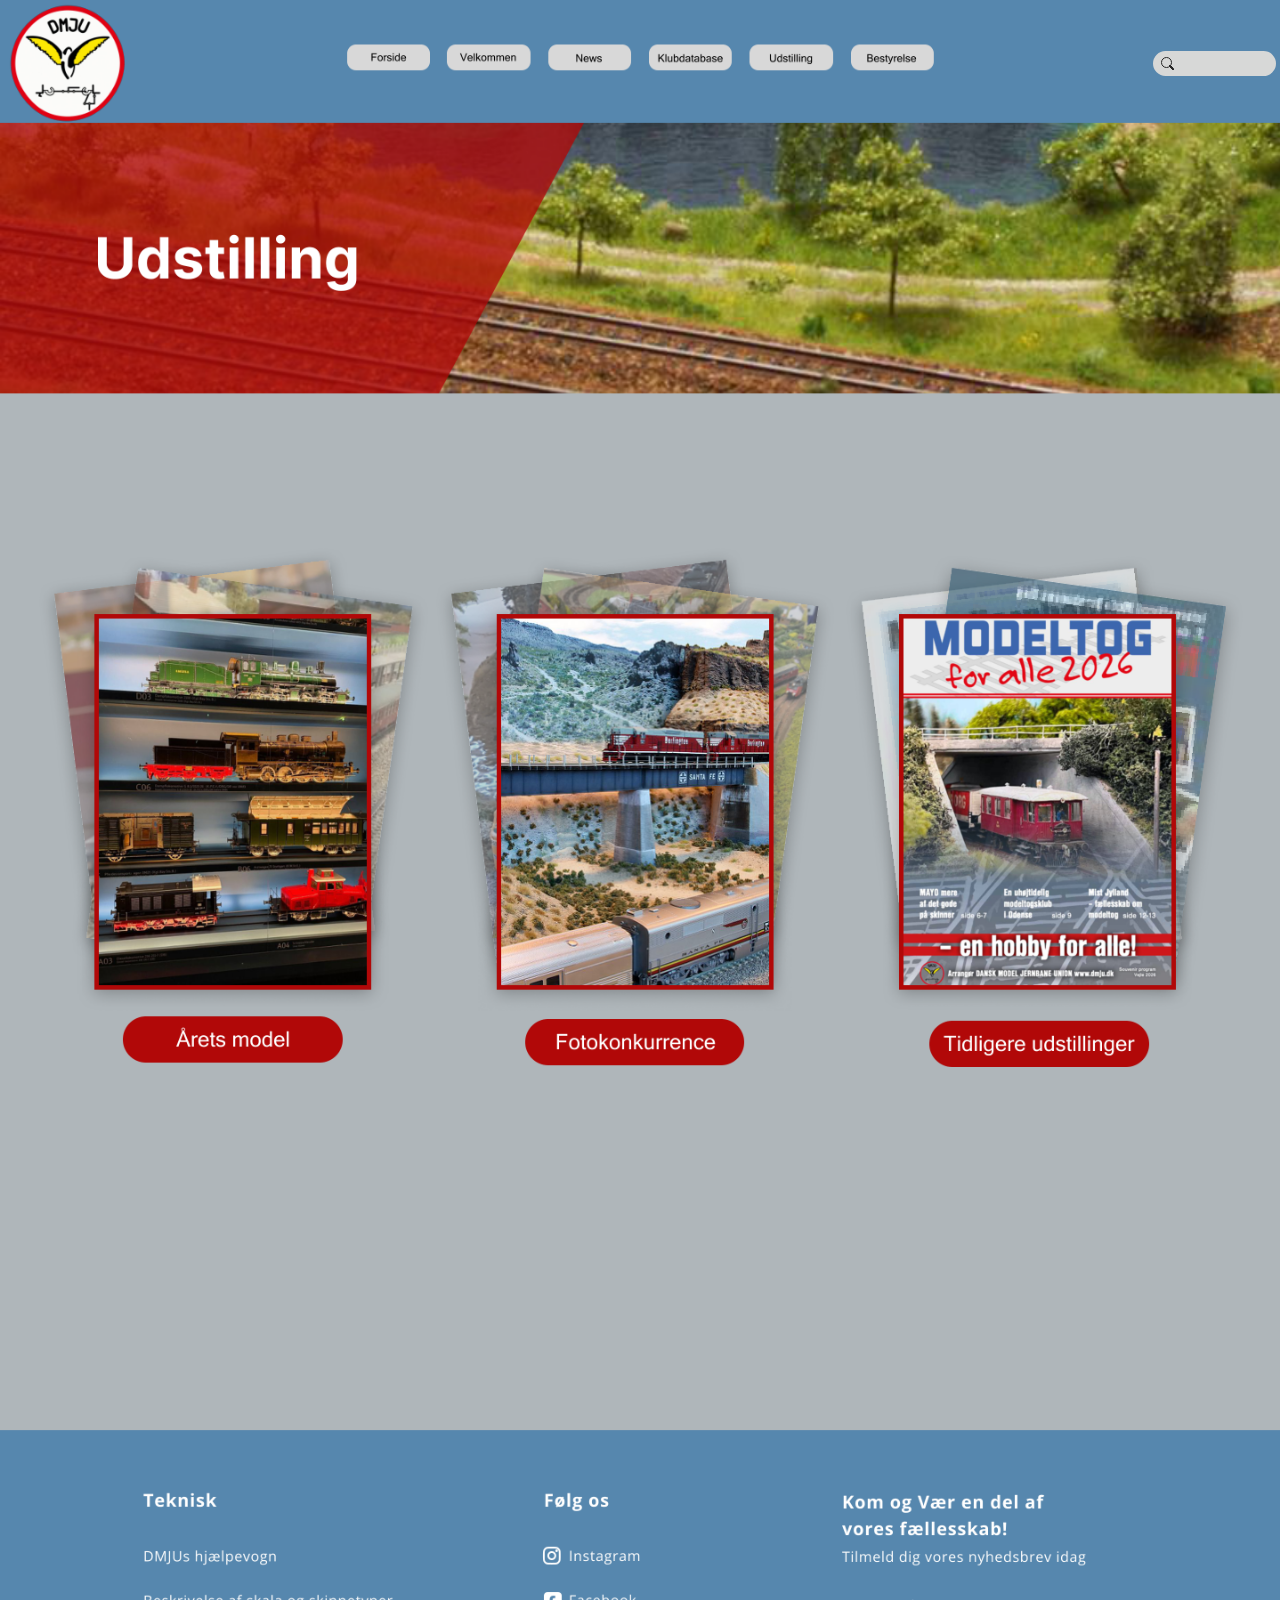
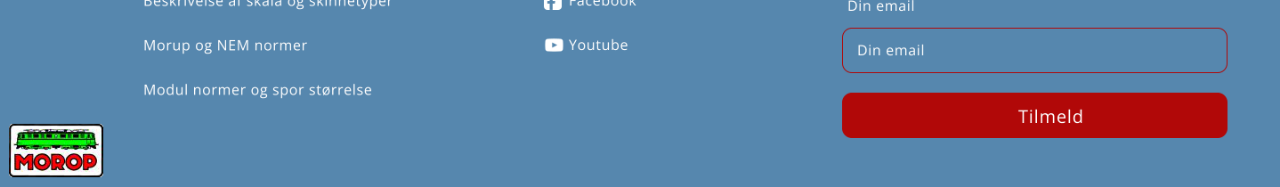
<file: DJMU/udstilling.html>
<!doctype html>
<html lang="da">
<head>
    <meta charset="utf-8">
    <meta name="viewport" content="width=device-width, initial-scale=1">
    <title>Udstilling | Dansk Model Jernbane Union</title>
    <link rel="icon" href="../images/dmju/logo.png">
    <link rel="stylesheet" href="prototype.css">
    <script src="search.js" defer></script>
    <script src="prototype.js" defer></script>
</head>
<body>
<a class="skip-link" href="#indhold">Spring til indhold</a>
<div class="prototype-scroll">
<div class="prototype-stage" style="--page-width: 1438; --page-height: 2008">
    <img class="prototype-art" src="assets/prototype/udstilling.png" width="1438" height="2008" alt="">
    <header class="site-header">
        <a class="hit" style="--x: 6; --y: 5; --w: 132; --h: 132" href="index.html" aria-label="DMJU – forsiden"></a>
        <nav aria-label="Hovedmenu">
            <a class="hit" style="--x: 390; --y: 50; --w: 93; --h: 36" href="index.html" aria-label="Forside"></a>
            <a class="hit" style="--x: 503; --y: 50; --w: 93; --h: 36" href="velkommen.html" aria-label="Velkommen"></a>
            <a class="hit" style="--x: 616; --y: 50; --w: 93; --h: 36" href="news.html" aria-label="News"></a>
            <a class="hit" style="--x: 729; --y: 50; --w: 93; --h: 36" href="klubdatabase.html" aria-label="Klubdatabase"></a>
            <a class="hit" style="--x: 842; --y: 50; --w: 93; --h: 36" href="udstilling.html" aria-label="Udstilling" aria-current="page"></a>
            <a class="hit" style="--x: 955; --y: 50; --w: 93; --h: 36" href="bestyrelse.html" aria-label="Bestyrelse"></a>
        </nav>
        <form class="site-search hit" style="--x: 1297; --y: 57; --w: 138; --h: 28" action="https://dmju.dk/" role="search">
            <label class="sr-only" for="search-input">Søg på hjemmesiden</label>
            <input id="search-input" type="search" name="s" autocomplete="off">
            <div class="search-panel" hidden><p id="search-status" role="status"></p><ul id="search-results"></ul></div>
        </form>
    </header>
    <main id="indhold" tabindex="-1">
        <h1 class="sr-only">Udstilling</h1>
        <div class="sr-only prototype-text">
            <p>Forside</p>
            <p>Velkommen</p>
            <p>News</p>
            <p>Klubdatabase</p>
            <p>Udstilling</p>
            <p>Bestyrelse</p>
            <p>Udstilling</p>
            <p>Årets model</p>
            <p>Fotokonkurrence</p>
            <p>Tidligere udstillinger</p>
            <p>Teknisk</p>
            <p>DMJUs hjælpevogn</p>
            <p>Beskrivelse af skala og skinnetyper</p>
            <p>Morup og NEM normer</p>
            <p>Modul normer og spor størrelse</p>
            <p>Følg os</p>
            <p>Instagram</p>
            <p>Facebook</p>
            <p>Youtube</p>
            <p>Kom og Vær en del af</p>
            <p>vores fællesskab!</p>
            <p>Tilmeld dig vores nyhedsbrev idag</p>
            <p>Din email</p>
            <p>Din email</p>
            <p>Tilmeld</p>
        </div>

        <a class="hit" style="--x: 105; --y: 678; --w: 315; --h: 520" href="https://dmju.dk/aarets-model/" aria-label="Årets model"></a>
        <a class="hit" style="--x: 556; --y: 678; --w: 315; --h: 520" href="https://dmju.dk/fotokonkurrence/" aria-label="Fotokonkurrence"></a>
        <a class="hit" style="--x: 1008; --y: 678; --w: 315; --h: 520" href="https://dmju.dk/tidligere-udstillinger-2/" aria-label="Tidligere udstillinger"></a>


    </main>
    <footer>
        <a class="hit" style="--x: 160; --y: 1739; --w: 380; --h: 25" href="https://dmju.dk/dmjus-hjaelpevogn-2/" aria-label="DMJUs hjælpevogn"></a>
        <a class="hit" style="--x: 160; --y: 1789; --w: 380; --h: 25" href="https://dmju.dk/beskrivelse-af-skala-og-skinnetyper/" aria-label="Beskrivelse af skala og skinnetyper"></a>
        <a class="hit" style="--x: 160; --y: 1839; --w: 380; --h: 25" href="https://dmju.dk/0-morop-og-nem-normer/" aria-label="MOROP og NEM-normer"></a>
        <a class="hit" style="--x: 160; --y: 1889; --w: 380; --h: 25" href="https://dmju.dk/0-modul-normer/" aria-label="Modulnormer og sporstørrelser"></a>
        <a class="hit" style="--x: 606; --y: 1738; --w: 140; --h: 30" href="https://www.instagram.com/danskmodeljernbaneunion/" aria-label="Instagram"></a>
        <a class="hit" style="--x: 606; --y: 1787; --w: 140; --h: 30" href="https://www.facebook.com/dmju.dk" aria-label="Facebook"></a>
        <a class="hit" style="--x: 606; --y: 1837; --w: 140; --h: 30" href="https://www.youtube.com/results?search_query=Dansk+Model+Jernbane+Union" aria-label="YouTube"></a>
        <a class="hit" style="--x: 10; --y: 1935; --w: 108; --h: 62" href="https://www.morop.org/" aria-label="MOROP"></a>
        <form class="newsletter hit" style="--x: 944; --y: 1826; --w: 448; --h: 125">
            <label class="sr-only" for="newsletter-email">Din email</label>
            <input id="newsletter-email" type="email" placeholder=" " autocomplete="email" required>
            <button type="submit" aria-label="Tilmeld"></button>
            <p class="newsletter-status" role="status" hidden></p>
        </form>
    </footer>
</div>
</div>
</body>
</html>
</file>
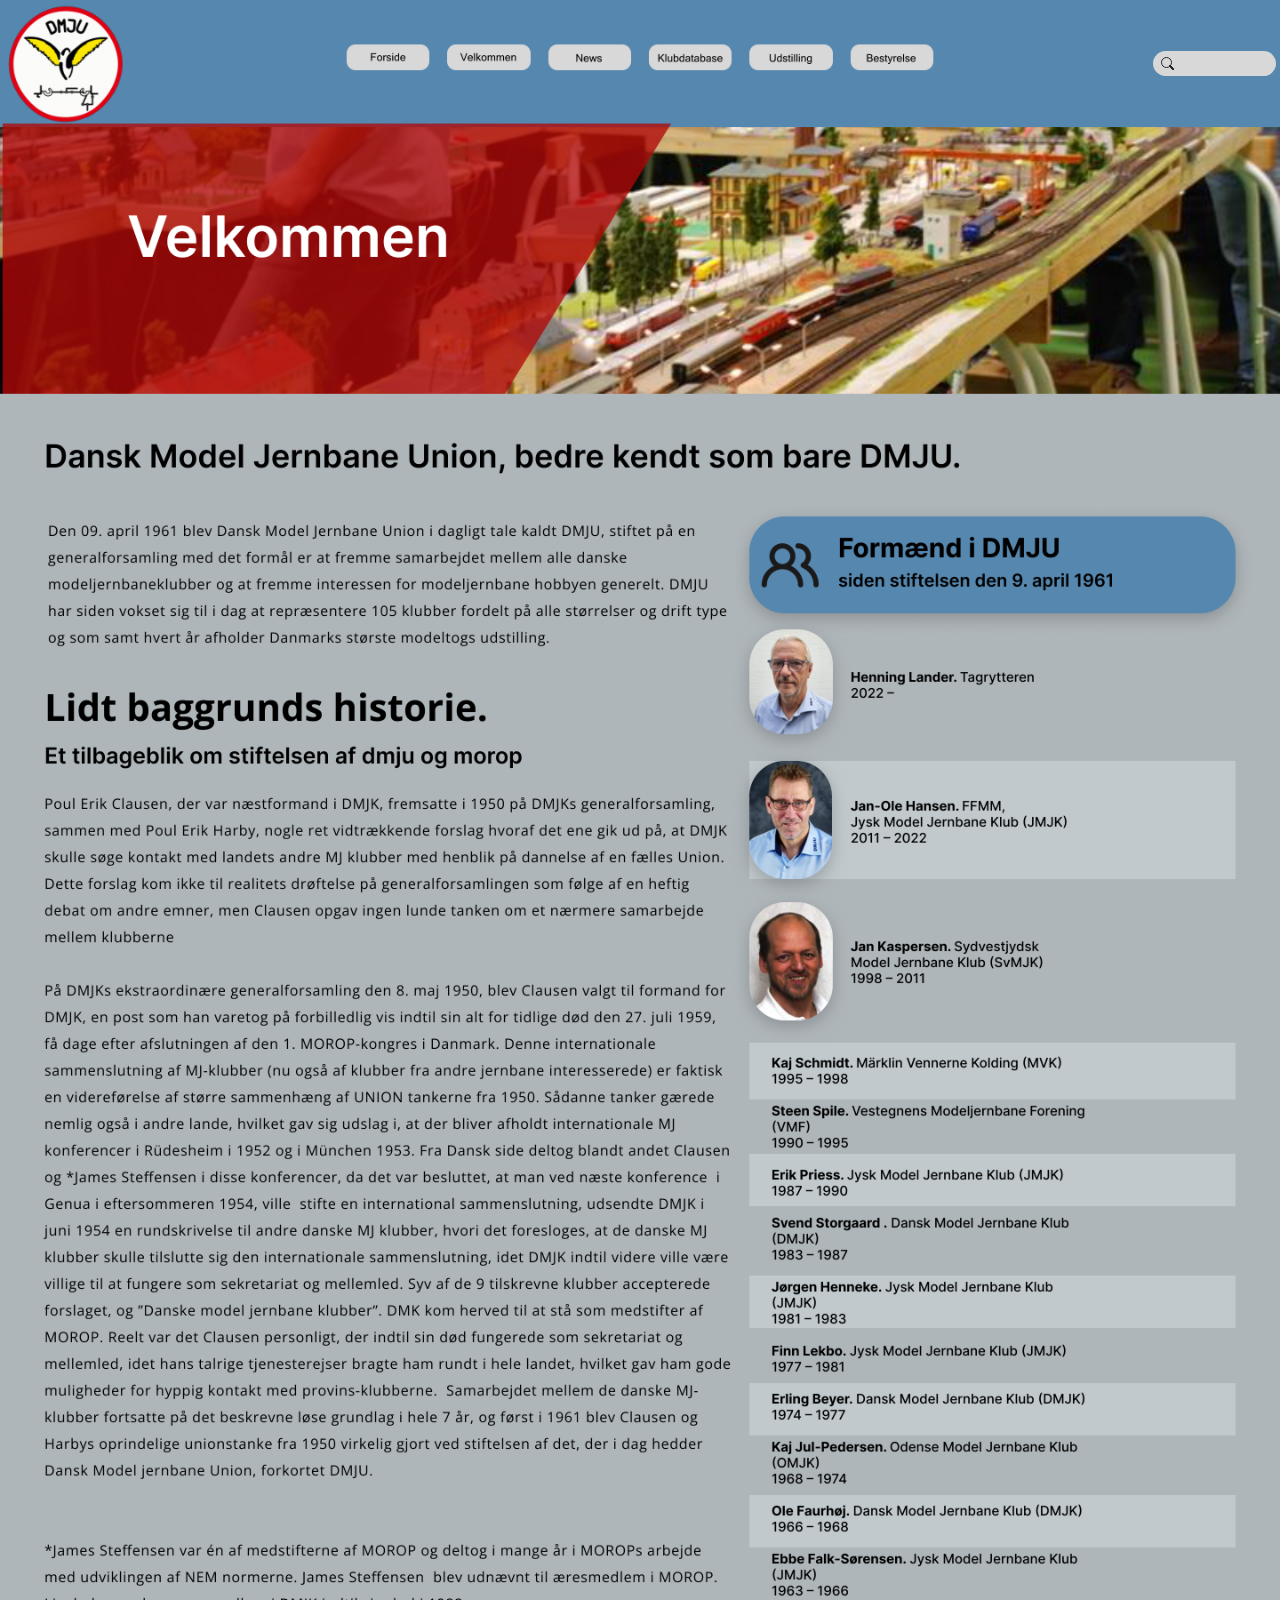
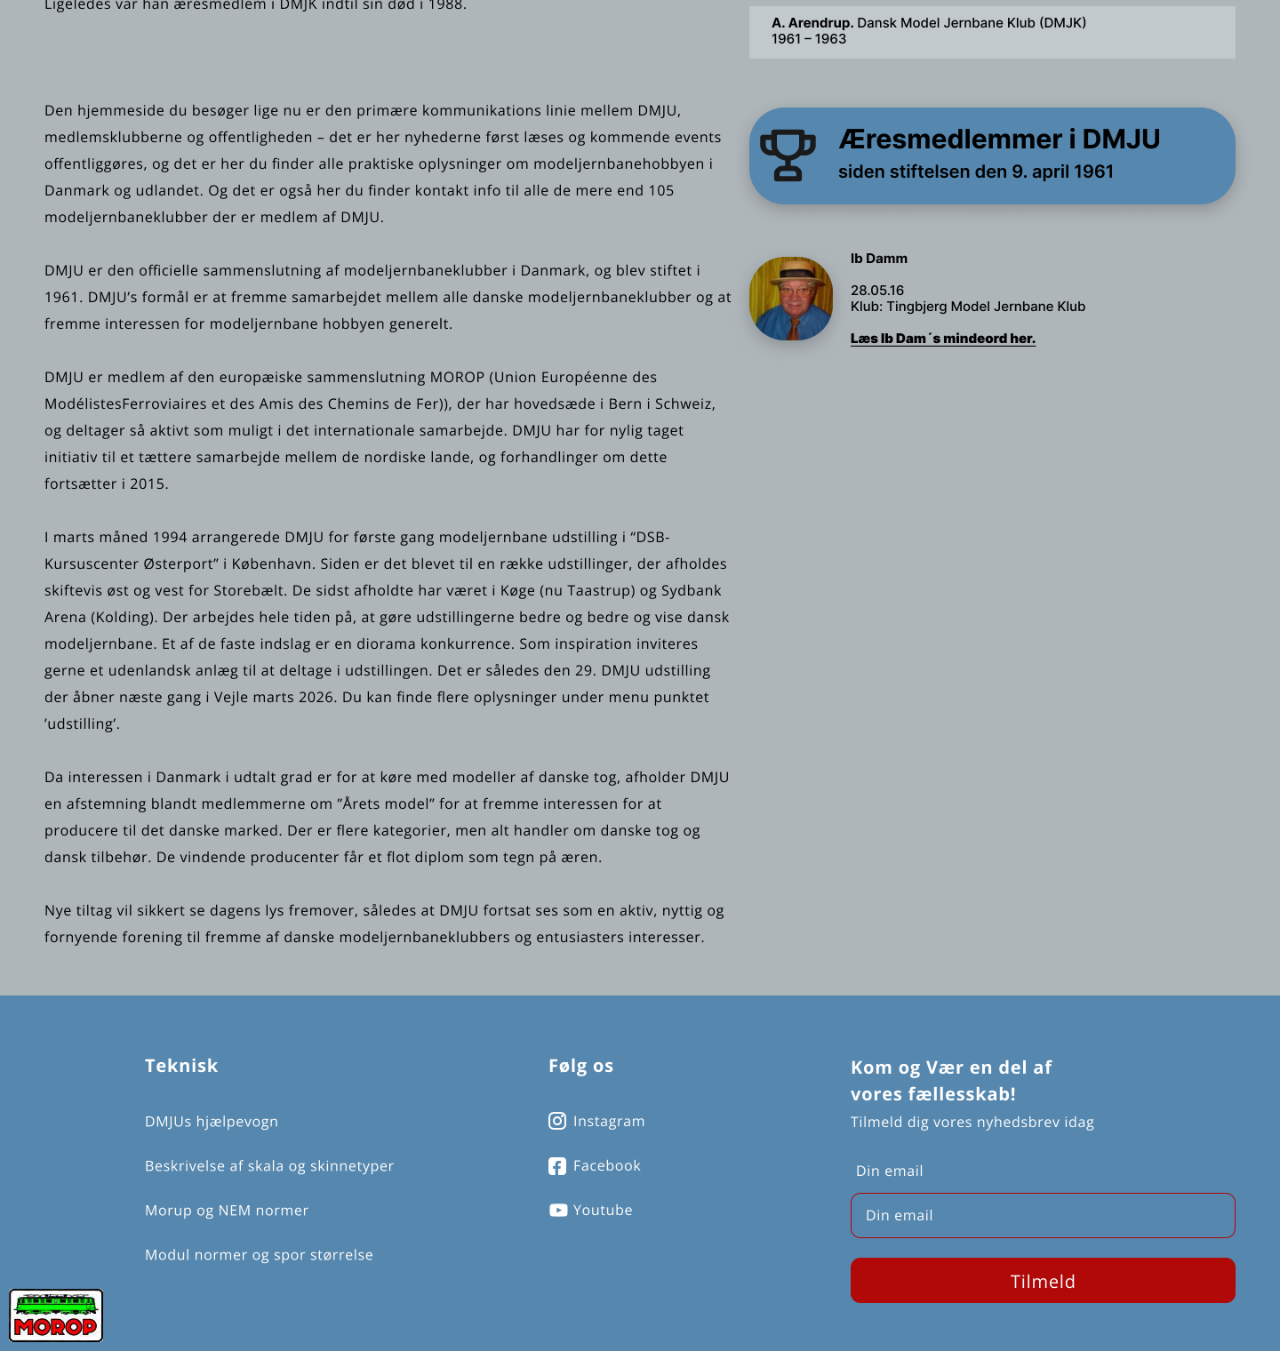
<file: DJMU/velkommen.html>
<!doctype html>
<html lang="da">
<head>
    <meta charset="utf-8">
    <meta name="viewport" content="width=device-width, initial-scale=1">
    <title>Velkommen | Dansk Model Jernbane Union</title>
    <link rel="icon" href="../images/dmju/logo.png">
    <link rel="stylesheet" href="prototype.css">
    <script src="search.js" defer></script>
    <script src="prototype.js" defer></script>
</head>
<body>
<a class="skip-link" href="#indhold">Spring til indhold</a>
<div class="prototype-scroll">
<div class="prototype-stage" style="--page-width: 1440; --page-height: 3320">
    <img class="prototype-art" src="assets/prototype/velkommen.png" width="1440" height="3320" alt="">
    <header class="site-header">
        <a class="hit" style="--x: 6; --y: 5; --w: 132; --h: 132" href="index.html" aria-label="DMJU – forsiden"></a>
        <nav aria-label="Hovedmenu">
            <a class="hit" style="--x: 390; --y: 50; --w: 93; --h: 36" href="index.html" aria-label="Forside"></a>
            <a class="hit" style="--x: 503; --y: 50; --w: 93; --h: 36" href="velkommen.html" aria-label="Velkommen" aria-current="page"></a>
            <a class="hit" style="--x: 616; --y: 50; --w: 93; --h: 36" href="news.html" aria-label="News"></a>
            <a class="hit" style="--x: 729; --y: 50; --w: 93; --h: 36" href="klubdatabase.html" aria-label="Klubdatabase"></a>
            <a class="hit" style="--x: 842; --y: 50; --w: 93; --h: 36" href="udstilling.html" aria-label="Udstilling"></a>
            <a class="hit" style="--x: 955; --y: 50; --w: 93; --h: 36" href="bestyrelse.html" aria-label="Bestyrelse"></a>
        </nav>
        <form class="site-search hit" style="--x: 1297; --y: 57; --w: 138; --h: 28" action="https://dmju.dk/" role="search">
            <label class="sr-only" for="search-input">Søg på hjemmesiden</label>
            <input id="search-input" type="search" name="s" autocomplete="off">
            <div class="search-panel" hidden><p id="search-status" role="status"></p><ul id="search-results"></ul></div>
        </form>
    </header>
    <main id="indhold" tabindex="-1">
        <h1 class="sr-only">Velkommen</h1>
        <div class="sr-only prototype-text">
            <p>Forside</p>
            <p>Velkommen</p>
            <p>News</p>
            <p>Klubdatabase</p>
            <p>Udstilling</p>
            <p>Bestyrelse</p>
            <p>Velkommen</p>
            <p>Dansk Model Jernbane Union, bedre kendt som bare DMJU.</p>
            <p>Den 09. april 1961 blev Dansk Model Jernbane Union i dagligt tale kaldt DMJU, stiftet på en</p>
            <p>generalforsamling med det formål er at fremme samarbejdet mellem alle danske</p>
            <p>modeljernbaneklubber og at fremme interessen for modeljernbane hobbyen generelt. DMJU</p>
            <p>har siden vokset sig til i dag at repræsentere 105 klubber fordelt på alle størrelser og drift type</p>
            <p>og som samt hvert år afholder Danmarks største modeltogs udstilling.</p>
            <p>Formænd i DMJU</p>
            <p>siden stiftelsen den 9. april 1961</p>
            <p>Lidt baggrunds historie.</p>
            <p>Henning Lander. Tagrytteren</p>
            <p>2022 –</p>
            <p>Et tilbageblik om stiftelsen af dmju og morop</p>
            <p>Poul Erik Clausen, der var næstformand i DMJK, fremsatte i 1950 på DMJKs generalforsamling,</p>
            <p>sammen med Poul Erik Harby, nogle ret vidtrækkende forslag hvoraf det ene gik ud på, at DMJK</p>
            <p>skulle søge kontakt med landets andre MJ klubber med henblik på dannelse af en fælles Union.</p>
            <p>Dette forslag kom ikke til realitets drøftelse på generalforsamlingen som følge af en heftig</p>
            <p>debat om andre emner, men Clausen opgav ingen lunde tanken om et nærmere samarbejde</p>
            <p>mellem klubberne</p>
            <p>På DMJKs ekstraordinære generalforsamling den 8. maj 1950, blev Clausen valgt til formand for</p>
            <p>DMJK, en post som han varetog på forbilledlig vis indtil sin alt for tidlige død den 27. juli 1959,</p>
            <p>få dage efter afslutningen af den 1. MOROP-kongres i Danmark. Denne internationale</p>
            <p>sammenslutning af MJ-klubber (nu også af klubber fra andre jernbane interesserede) er faktisk</p>
            <p>en videreførelse af større sammenhæng af UNION tankerne fra 1950. Sådanne tanker gærede</p>
            <p>nemlig også i andre lande, hvilket gav sig udslag i, at der bliver afholdt internationale MJ</p>
            <p>konferencer i Rüdesheim i 1952 og i München 1953. Fra Dansk side deltog blandt andet Clausen</p>
            <p>og *James Steffensen i disse konferencer, da det var besluttet, at man ved næste konference  i</p>
            <p>Genua i eftersommeren 1954, ville  stifte en international sammenslutning, udsendte DMJK i</p>
            <p>juni 1954 en rundskrivelse til andre danske MJ klubber, hvori det foresloges, at de danske MJ</p>
            <p>klubber skulle tilslutte sig den internationale sammenslutning, idet DMJK indtil videre ville være</p>
            <p>villige til at fungere som sekretariat og mellemled. Syv af de 9 tilskrevne klubber accepterede</p>
            <p>forslaget, og ”Danske model jernbane klubber”. DMK kom herved til at stå som medstifter af</p>
            <p>MOROP. Reelt var det Clausen personligt, der indtil sin død fungerede som sekretariat og</p>
            <p>mellemled, idet hans talrige tjenesterejser bragte ham rundt i hele landet, hvilket gav ham gode</p>
            <p>muligheder for hyppig kontakt med provins-klubberne.  Samarbejdet mellem de danske MJ-</p>
            <p>klubber fortsatte på det beskrevne løse grundlag i hele 7 år, og først i 1961 blev Clausen og</p>
            <p>Harbys oprindelige unionstanke fra 1950 virkelig gjort ved stiftelsen af det, der i dag hedder</p>
            <p>Dansk Model jernbane Union, forkortet DMJU.</p>
            <p>*James Steffensen var én af medstifterne af MOROP og deltog i mange år i MOROPs arbejde</p>
            <p>med udviklingen af NEM normerne. James Steffensen  blev udnævnt til æresmedlem i MOROP.</p>
            <p>Ligeledes var han æresmedlem i DMJK indtil sin død i 1988.</p>
            <p>Den hjemmeside du besøger lige nu er den primære kommunikations linie mellem DMJU,</p>
            <p>medlemsklubberne og offentligheden – det er her nyhederne først læses og kommende events</p>
            <p>offentliggøres, og det er her du finder alle praktiske oplysninger om modeljernbanehobbyen i</p>
            <p>Danmark og udlandet. Og det er også her du finder kontakt info til alle de mere end 105</p>
            <p>modeljernbaneklubber der er medlem af DMJU.</p>
            <p>DMJU er den officielle sammenslutning af modeljernbaneklubber i Danmark, og blev stiftet i</p>
            <p>1961. DMJU’s formål er at fremme samarbejdet mellem alle danske modeljernbaneklubber og at</p>
            <p>fremme interessen for modeljernbane hobbyen generelt.</p>
            <p>DMJU er medlem af den europæiske sammenslutning MOROP (Union Européenne des</p>
            <p>ModélistesFerroviaires et des Amis des Chemins de Fer)), der har hovedsæde i Bern i Schweiz,</p>
            <p>og deltager så aktivt som muligt i det internationale samarbejde. DMJU har for nylig taget</p>
            <p>initiativ til et tættere samarbejde mellem de nordiske lande, og forhandlinger om dette</p>
            <p>fortsætter i 2015.</p>
            <p>I marts måned 1994 arrangerede DMJU for første gang modeljernbane udstilling i “DSB-</p>
            <p>Kursuscenter Østerport” i København. Siden er det blevet til en række udstillinger, der afholdes</p>
            <p>skiftevis øst og vest for Storebælt. De sidst afholdte har været i Køge (nu Taastrup) og Sydbank</p>
            <p>Arena (Kolding). Der arbejdes hele tiden på, at gøre udstillingerne bedre og bedre og vise dansk</p>
            <p>modeljernbane. Et af de faste indslag er en diorama konkurrence. Som inspiration inviteres</p>
            <p>gerne et udenlandsk anlæg til at deltage i udstillingen. Det er således den 29. DMJU udstilling</p>
            <p>der åbner næste gang i Vejle marts 2026. Du kan finde flere oplysninger under menu punktet</p>
            <p>’udstilling’.</p>
            <p>Da interessen i Danmark i udtalt grad er for at køre med modeller af danske tog, afholder DMJU</p>
            <p>en afstemning blandt medlemmerne om ”Årets model” for at fremme interessen for at</p>
            <p>producere til det danske marked. Der er flere kategorier, men alt handler om danske tog og</p>
            <p>dansk tilbehør. De vindende producenter får et flot diplom som tegn på æren.</p>
            <p>Nye tiltag vil sikkert se dagens lys fremover, således at DMJU fortsat ses som en aktiv, nyttig og</p>
            <p>fornyende forening til fremme af danske modeljernbaneklubbers og entusiasters interesser.</p>
            <p>Kaj Schmidt. Märklin Vennerne Kolding (MVK)</p>
            <p>1995 – 1998</p>
            <p>Steen Spile. Vestegnens Modeljernbane Forening</p>
            <p>(VMF)</p>
            <p>1990 – 1995</p>
            <p>Erik Priess. Jysk Model Jernbane Klub (JMJK)</p>
            <p>1987 – 1990</p>
            <p>Svend Storgaard . Dansk Model Jernbane Klub</p>
            <p>(DMJK)</p>
            <p>1983 – 1987</p>
            <p>Jørgen Henneke. Jysk Model Jernbane Klub</p>
            <p>(JMJK)</p>
            <p>1981 – 1983</p>
            <p>Finn Lekbo. Jysk Model Jernbane Klub (JMJK)</p>
            <p>1977 – 1981</p>
            <p>Erling Beyer. Dansk Model Jernbane Klub (DMJK)</p>
            <p>1974 – 1977</p>
            <p>Kaj Jul-Pedersen. Odense Model Jernbane Klub</p>
            <p>(OMJK)</p>
            <p>1968 – 1974</p>
            <p>Ole Faurhøj. Dansk Model Jernbane Klub (DMJK)</p>
            <p>1966 – 1968</p>
            <p>Ebbe Falk-Sørensen. Jysk Model Jernbane Klub</p>
            <p>(JMJK)</p>
            <p>1963 – 1966</p>
            <p>A. Arendrup. Dansk Model Jernbane Klub (DMJK)</p>
            <p>1961 – 1963</p>
            <p>Æresmedlemmer i DMJU</p>
            <p>siden stiftelsen den 9. april 1961</p>
            <p>Jan-Ole Hansen. FFMM,</p>
            <p>Jysk Model Jernbane Klub (JMJK)</p>
            <p>2011 – 2022</p>
            <p>Jan Kaspersen. Sydvestjydsk</p>
            <p>Model Jernbane Klub (SvMJK)</p>
            <p>1998 – 2011</p>
            <p>Ib Damm</p>
            <p>28.05.16</p>
            <p>Klub: Tingbjerg Model Jernbane Klub</p>
            <p>Læs Ib Dam´s mindeord her.</p>
            <p>Teknisk</p>
            <p>DMJUs hjælpevogn</p>
            <p>Beskrivelse af skala og skinnetyper</p>
            <p>Morup og NEM normer</p>
            <p>Modul normer og spor størrelse</p>
            <p>Følg os</p>
            <p>Instagram</p>
            <p>Facebook</p>
            <p>Youtube</p>
            <p>Kom og Vær en del af</p>
            <p>vores fællesskab!</p>
            <p>Tilmeld dig vores nyhedsbrev idag</p>
            <p>Din email</p>
            <p>Din email</p>
            <p>Tilmeld</p>
        </div>

        <a class="hit" style="--x: 956; --y: 2174; --w: 340; --h: 45" href="https://dmju.dk/velkommen/" aria-label="Læs Ib Damms mindeord her"></a>


    </main>
    <footer>
        <a class="hit" style="--x: 160; --y: 3053; --w: 380; --h: 25" href="https://dmju.dk/dmjus-hjaelpevogn-2/" aria-label="DMJUs hjælpevogn"></a>
        <a class="hit" style="--x: 160; --y: 3103; --w: 380; --h: 25" href="https://dmju.dk/beskrivelse-af-skala-og-skinnetyper/" aria-label="Beskrivelse af skala og skinnetyper"></a>
        <a class="hit" style="--x: 160; --y: 3153; --w: 380; --h: 25" href="https://dmju.dk/0-morop-og-nem-normer/" aria-label="MOROP og NEM-normer"></a>
        <a class="hit" style="--x: 160; --y: 3203; --w: 380; --h: 25" href="https://dmju.dk/0-modul-normer/" aria-label="Modulnormer og sporstørrelser"></a>
        <a class="hit" style="--x: 606; --y: 3052; --w: 140; --h: 30" href="https://www.instagram.com/danskmodeljernbaneunion/" aria-label="Instagram"></a>
        <a class="hit" style="--x: 606; --y: 3101; --w: 140; --h: 30" href="https://www.facebook.com/dmju.dk" aria-label="Facebook"></a>
        <a class="hit" style="--x: 606; --y: 3151; --w: 140; --h: 30" href="https://www.youtube.com/results?search_query=Dansk+Model+Jernbane+Union" aria-label="YouTube"></a>
        <a class="hit" style="--x: 10; --y: 3249; --w: 108; --h: 62" href="https://www.morop.org/" aria-label="MOROP"></a>
        <form class="newsletter hit" style="--x: 944; --y: 3140; --w: 448; --h: 125">
            <label class="sr-only" for="newsletter-email">Din email</label>
            <input id="newsletter-email" type="email" placeholder=" " autocomplete="email" required>
            <button type="submit" aria-label="Tilmeld"></button>
            <p class="newsletter-status" role="status" hidden></p>
        </form>
    </footer>
</div>
</div>
</body>
</html>
</file>
<file: DJMU/prototype.css>
﻿:root {
    font-family: system-ui, sans-serif;
    background: #abb1b3;
    color: #101010;
}

* { box-sizing: border-box; }
body { margin: 0; }
[hidden] { display: none !important; }
:focus-visible { outline: 3px solid #fff; box-shadow: 0 0 0 5px #182d83; }
input, button, select { font: inherit; }

.prototype-scroll { overflow-x: auto; }
.prototype-stage {
    position: relative;
    width: 100%;
    min-width: 740px;
    container-type: inline-size;
}
.prototype-art { display: block; width: 100%; height: auto; }
.hit {
    position: absolute;
    left: calc(var(--x) / var(--page-width) * 100%);
    top: calc(var(--y) / var(--page-height) * 100%);
    width: calc(var(--w) / var(--page-width) * 100%);
    height: calc(var(--h) / var(--page-height) * 100%);
}
a.hit { border-radius: .6rem; }
.sr-only, .skip-link:not(:focus) {
    position: absolute;
    width: 1px;
    height: 1px;
    overflow: hidden;
    clip-path: inset(50%);
    white-space: nowrap;
}
.skip-link:focus { position: absolute; z-index: 4; background: #fff; padding: .5rem; }
main:focus { outline: none; box-shadow: none; }
.site-search {
    z-index: 3;
    isolation: isolate;
    inset: calc(57 / 1440 * 100cqw) calc(5 / 1440 * 100cqw) auto auto;
    width: calc(138 / 1440 * 100cqw);
    height: calc(28 / 1440 * 100cqw);
}
.site-search::before {
    content: "";
    position: absolute;
    z-index: -1;
    inset: calc(-10 / 1440 * 100cqw) 0 -1px calc(-4 / 1440 * 100cqw);
    background: #5687ae;
}
.site-search::after {
    content: "";
    position: absolute;
    top: 24%;
    left: 7%;
    width: calc(10 / 1440 * 100cqw);
    aspect-ratio: 1;
    border: max(1px, .13cqw) solid #262626;
    border-radius: 50%;
    pointer-events: none;
}
.site-search input, .newsletter input, .newsletter button {
    width: 100%;
    height: 100%;
    border: 0;
    background: transparent;
    color: inherit;
    border-radius: .65rem;
}
.site-search input {
    display: block;
    padding: 0 5% 0 23%;
    border-radius: 999px;
    background: linear-gradient(48deg, transparent 34%, #262626 37% 60%, transparent 64%)
        14% 74% / calc(6 / 1440 * 100cqw) calc(6 / 1440 * 100cqw) no-repeat #d7d8d7;
    font-size: clamp(.75rem, 1.05cqw, 1.1rem);
}
.search-panel {
    position: absolute;
    top: 100%;
    right: 0;
    width: 17rem;
    padding: .7rem .85rem;
    background: white;
    border: 1px solid #888;
    border-radius: .6rem;
    box-shadow: 0 5px 15px #0003;
}
.search-panel p { margin: 0; }
.search-panel ul { margin: .3rem 0 0; padding-inline-start: 1.25rem; }
.search-panel li { padding: .2rem 0; }
.newsletter { z-index: 1; }
.newsletter input {
    display: block;
    height: 41%;
    padding: 0 4%;
    color: white;
    font-size: clamp(.75rem, 1.15cqw, 1.25rem);
}
.newsletter input:focus, .newsletter input:not(:placeholder-shown) { background: #5481a4; border: 1px solid #9a1d17; }
.newsletter button { display: block; height: 41%; margin-top: 5%; cursor: pointer; }
.newsletter-status {
    position: absolute;
    bottom: calc(100% + .25rem);
    right: 0;
    width: min(100%, 23rem);
    margin: 0;
    padding: .6rem;
    border-radius: .4rem;
    background: white;
    font-size: .85rem;
}
.club-filter-overlay { z-index: 1; }
.club-filters { display: grid; grid-template-columns: repeat(6, 1fr); column-gap: 1.4cqw; height: 100%; }
.club-filters label { display: flex; flex-direction: column; justify-content: flex-end; font-size: 0; min-width: 0; }
.club-filters input, .club-filters select {
    width: 100%;
    height: 54%;
    min-height: 0;
    padding: 0 .6cqw;
    border: 0;
    border-radius: .9cqw;
    background: transparent;
    color: transparent;
    font-size: 1.1cqw;
}
.club-filters select { appearance: none; }
.club-filters input::placeholder { color: transparent; }
.club-filters input:is(:focus, .selected), .club-filters select:is(:focus, .selected) { background: #d7d8d7; color: #111; }
.club-filters option { background: #d7d8d7; color: #111; }
.club-results { background: #abb1b3; padding-bottom: 1rem; }
.table-scroll { overflow: auto; }
.club-table { table-layout: fixed; width: 100%; border-spacing: 0 .22cqw; font-size: 1.1cqw; text-align: left; }
.club-table :is(th, td) { padding: .6cqw; overflow-wrap: anywhere; }
.club-table td { background: #d7d8d7; min-height: 7cqw; }
.club-table img { display: block; width: 100%; height: 5cqw; object-fit: contain; }
#club-status { font-size: 1.15cqw; }
</file>
